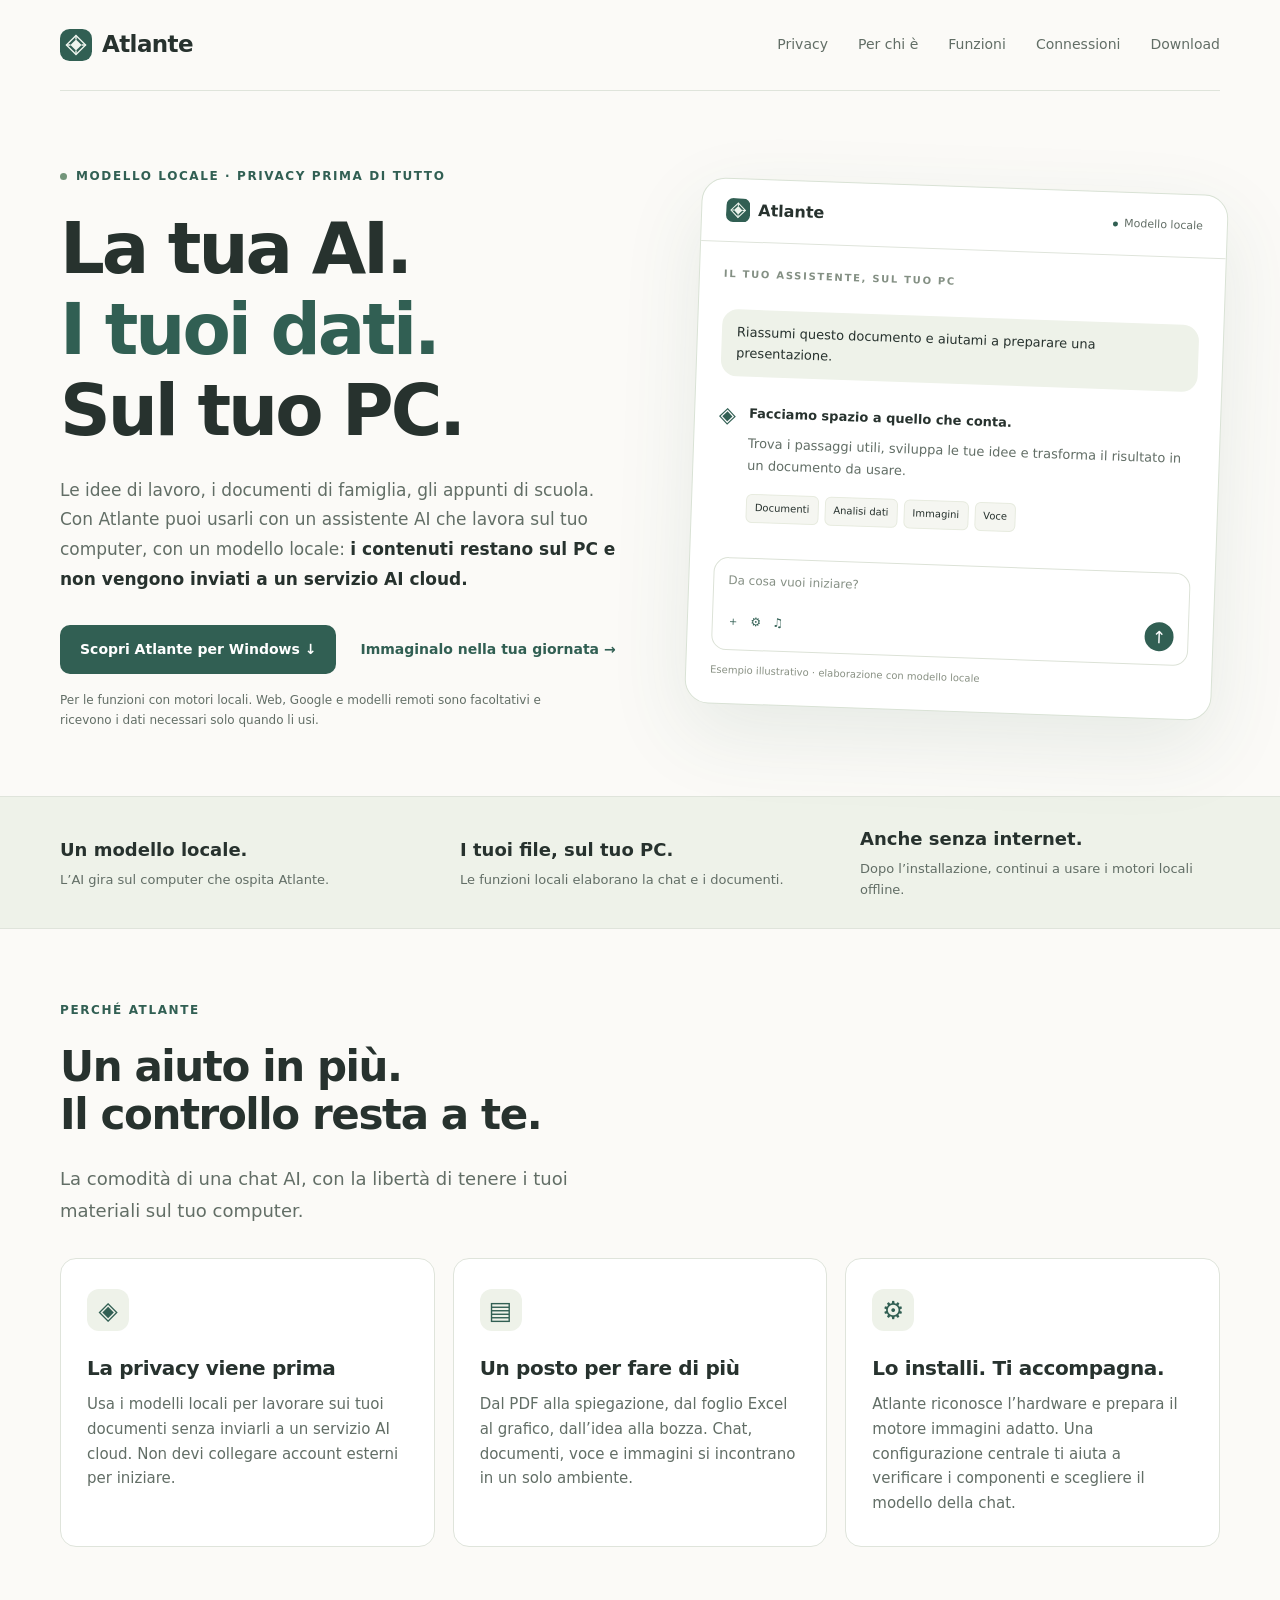
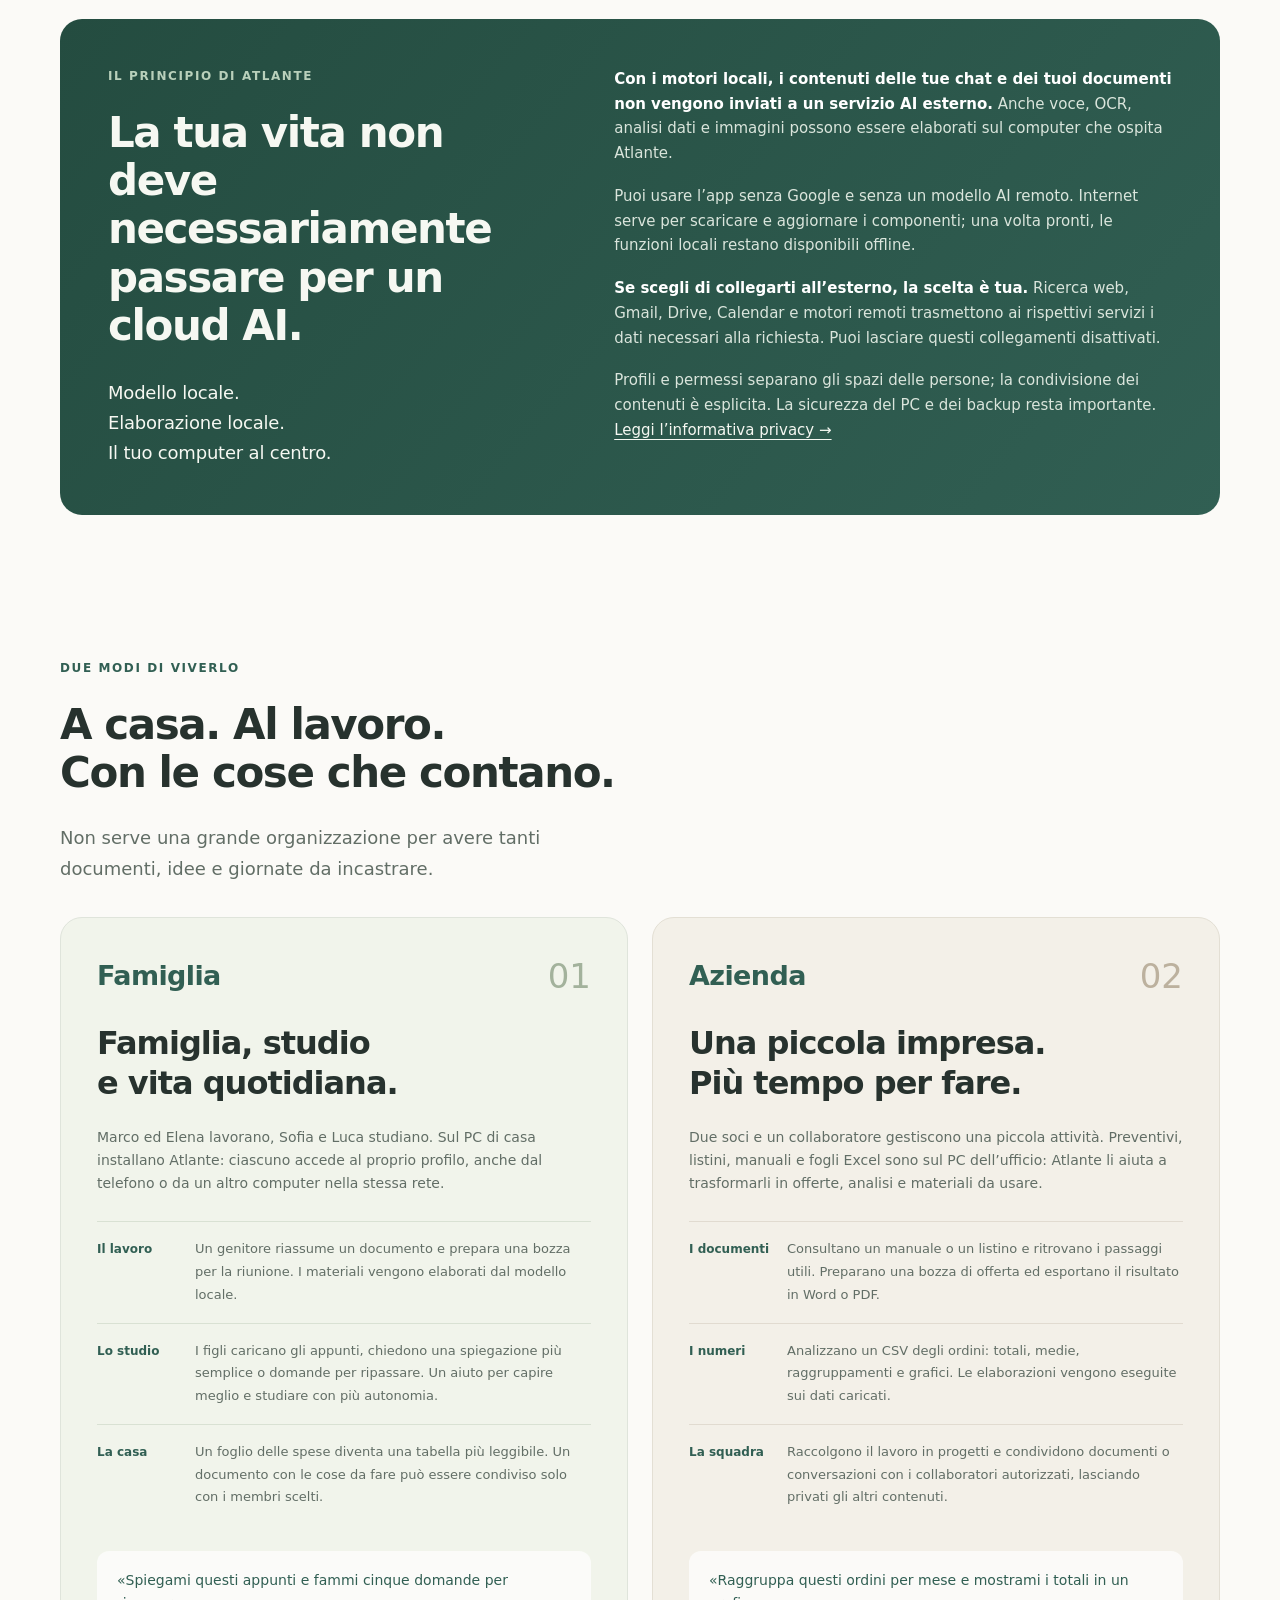
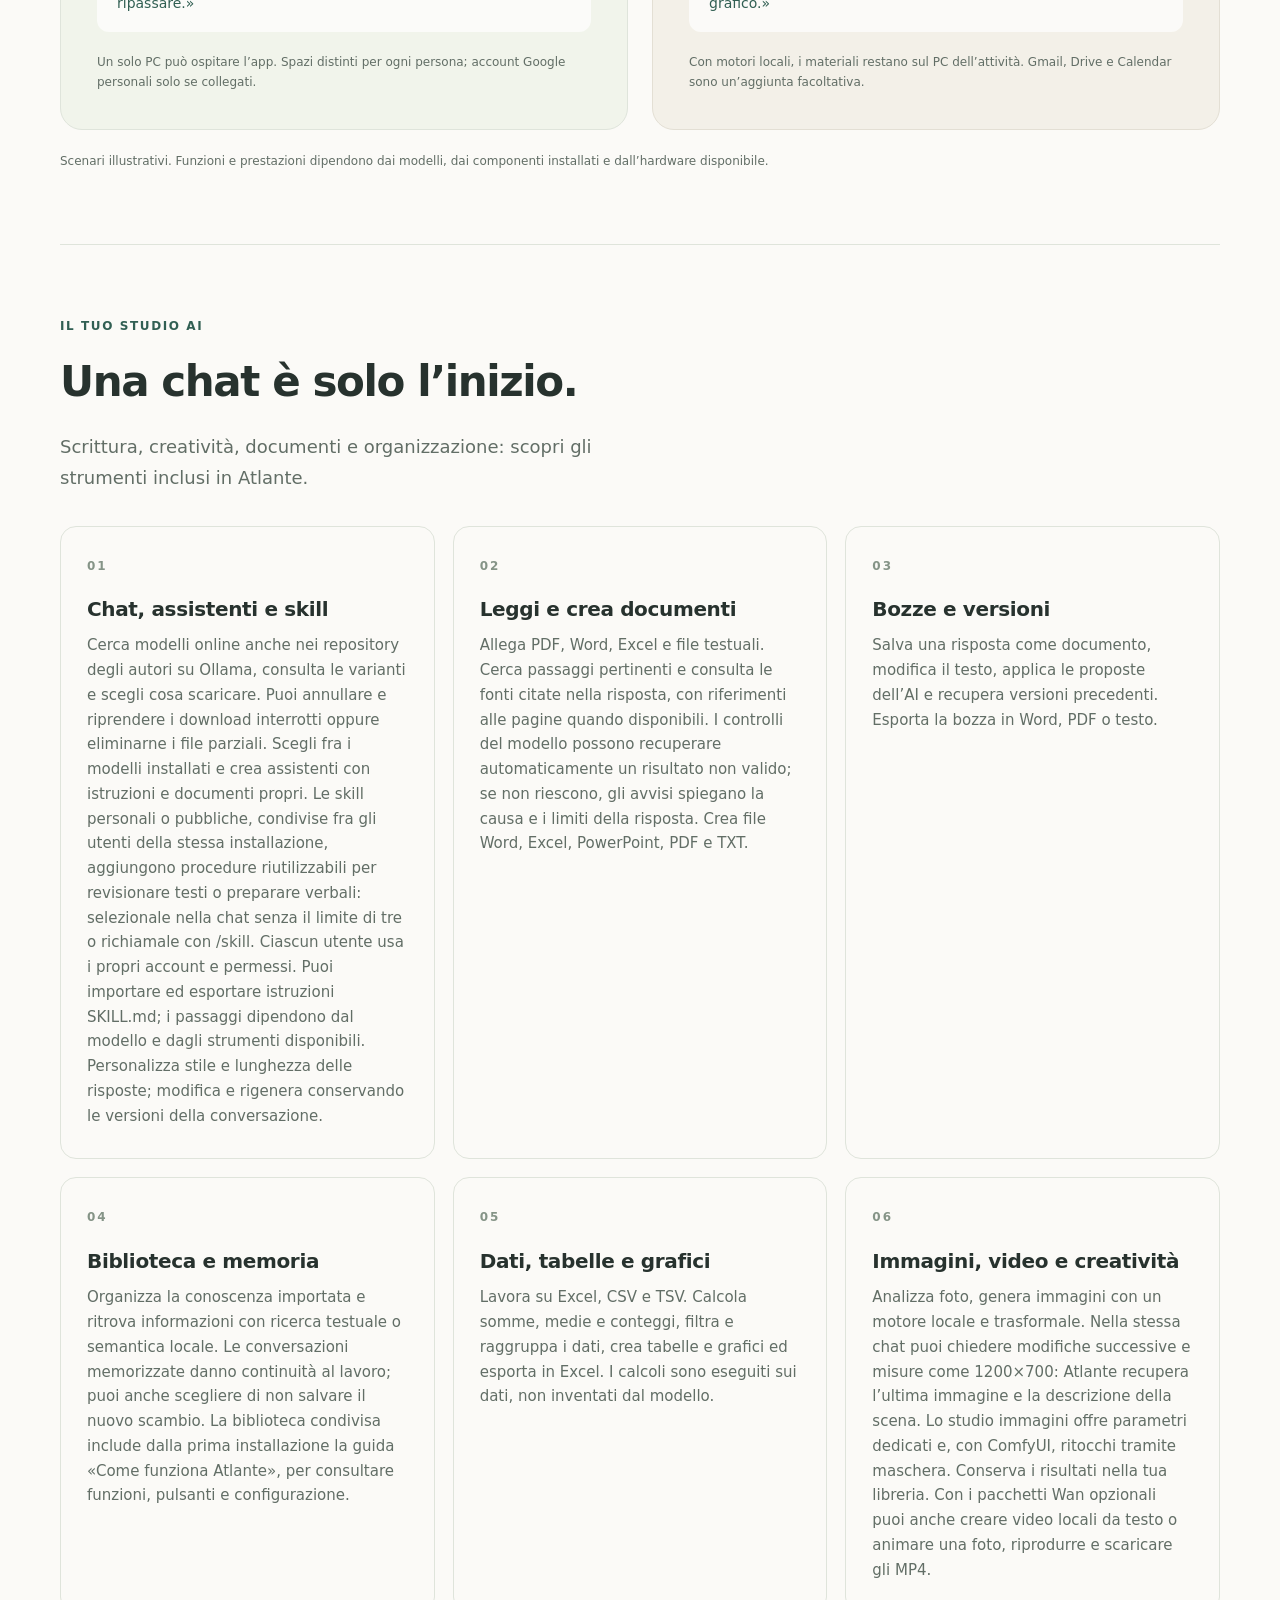
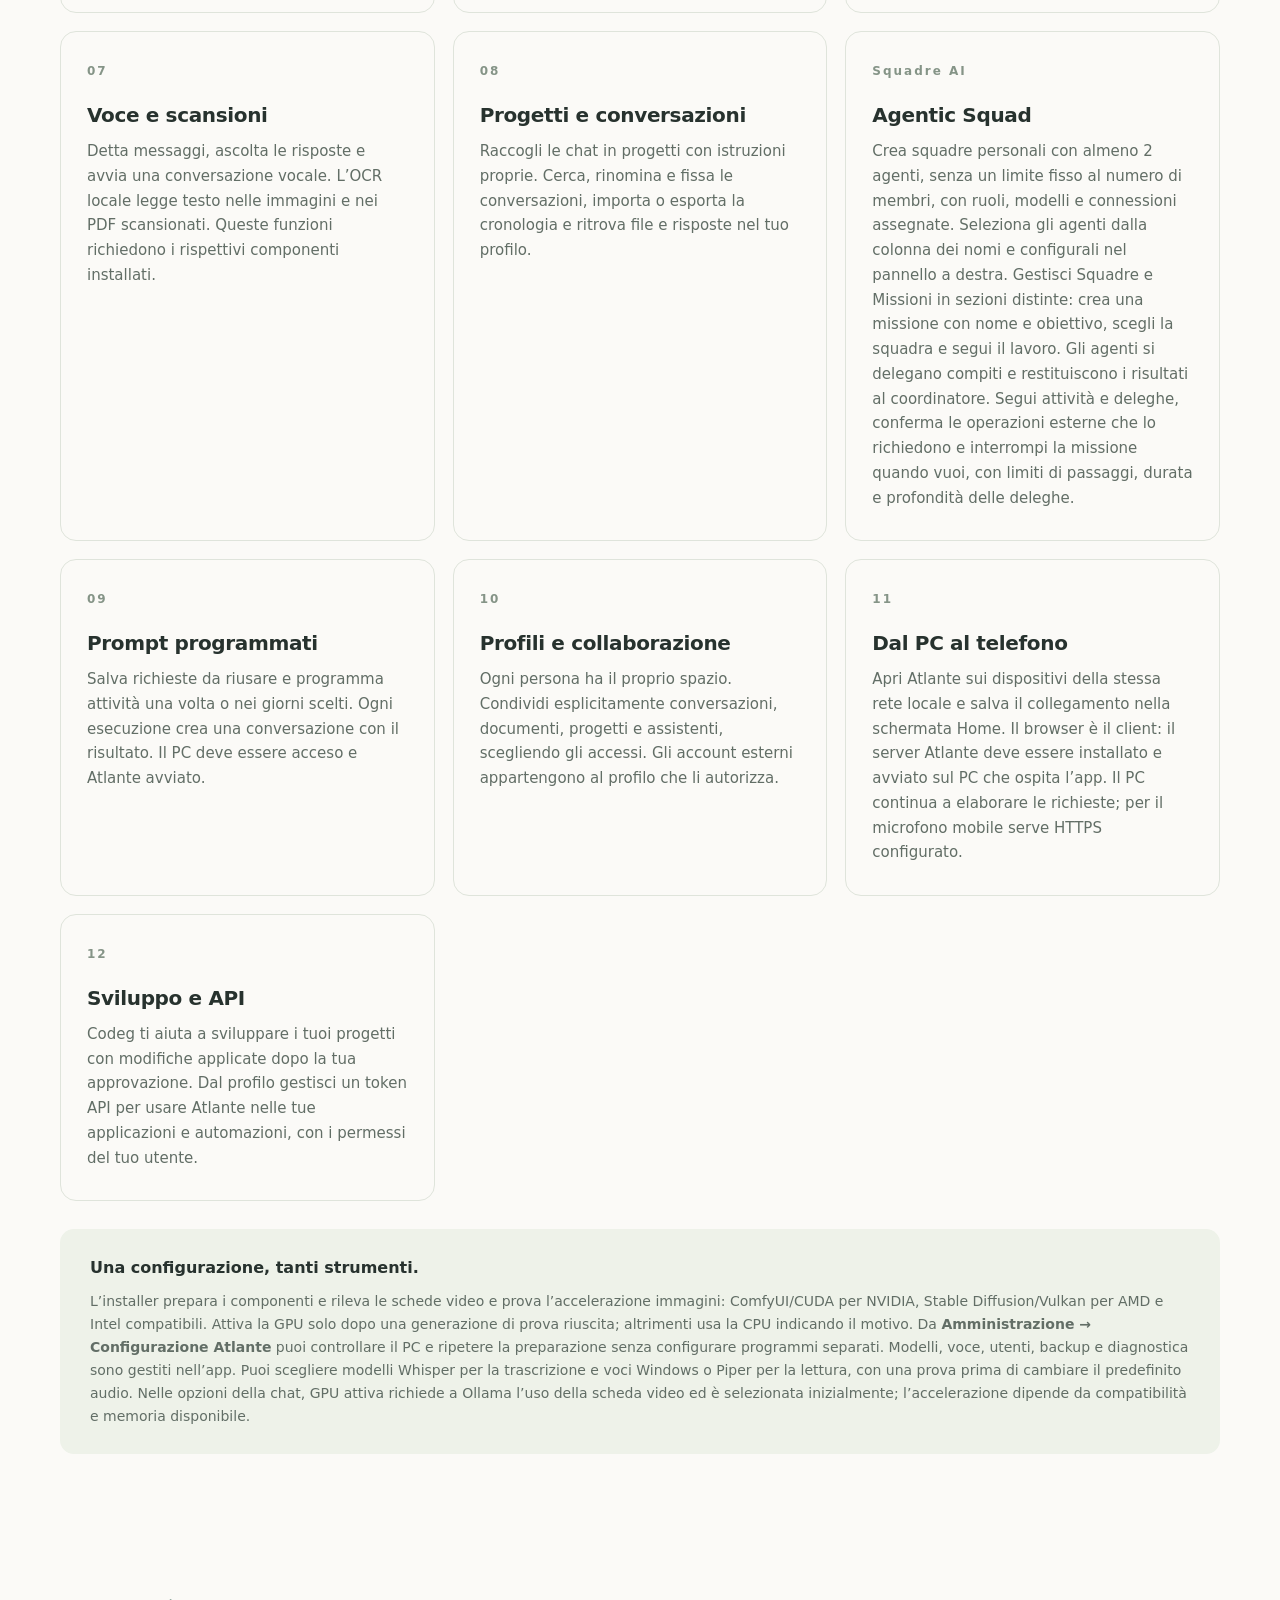
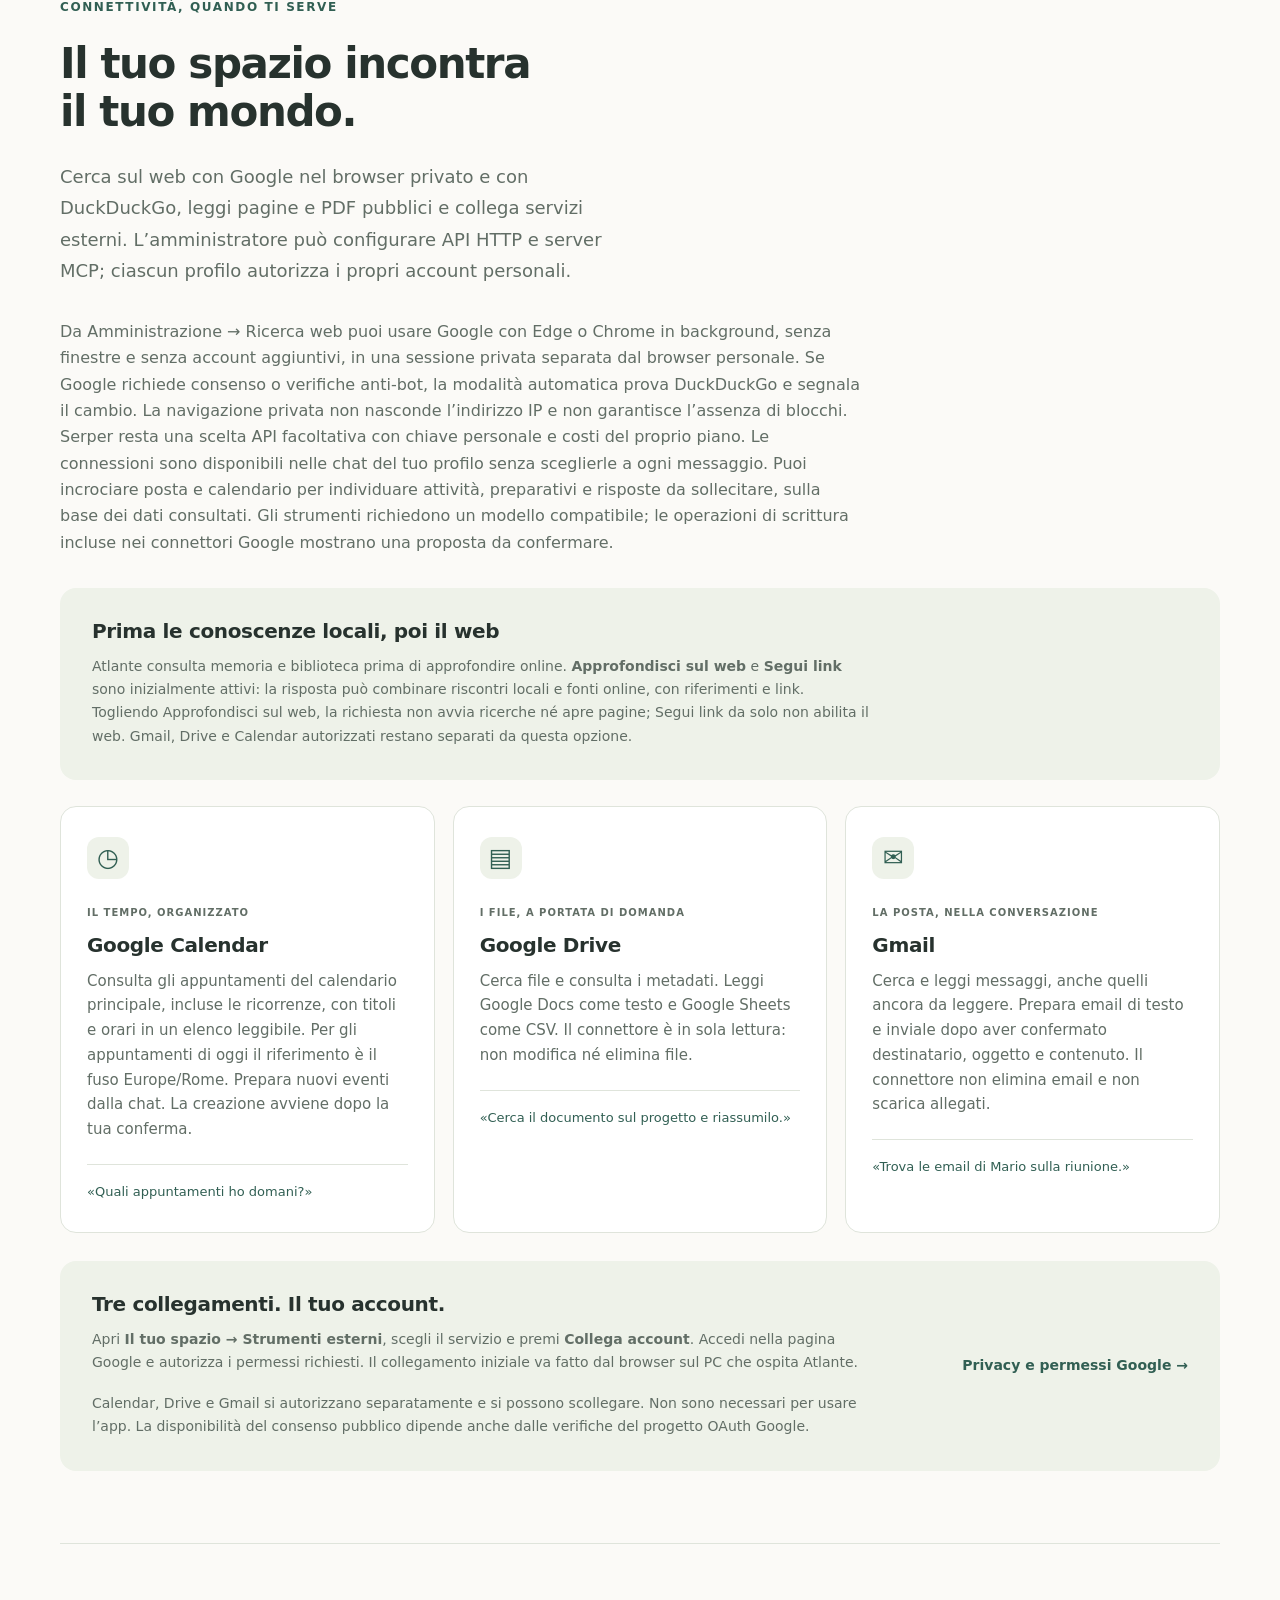
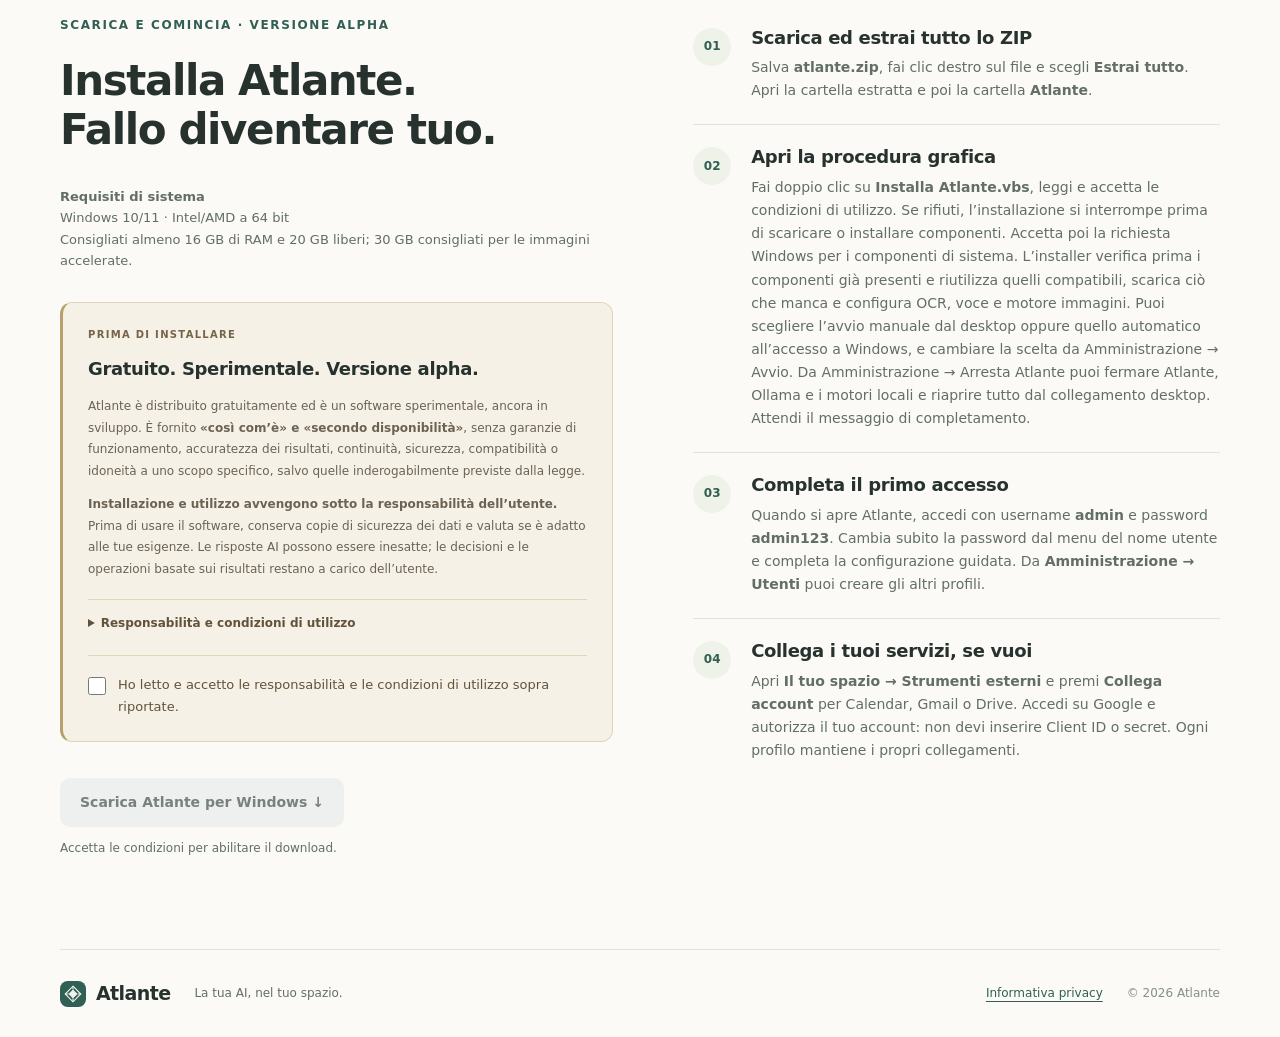
<file: index.html>
<!doctype html>
<html lang="it"><head><meta charset="utf-8"><meta name="viewport" content="width=device-width,initial-scale=1"><meta name="description" content="Atlante: la tua AI locale, con la privacy al primo posto. Documenti, studio e lavoro sul tuo PC, per la famiglia e la microimpresa. Scarica la versione alpha per Windows."><meta name="theme-color" content="#315f53"><title>Atlante — AI locale. Privacy prima di tutto.</title><link rel="icon" href="assets/mark.svg" type="image/svg+xml"><link rel="stylesheet" href="assets/style.css"><link rel="stylesheet" href="assets/landing.css"></head>
<body><a class="skip" href="#contenuto">Vai al contenuto</a>
<header class="header wrap landing-header"><a class="brand" href="index.html"><img src="assets/mark.svg" alt="" width="32" height="32">Atlante</a><nav aria-label="Navigazione principale"><a href="#locale">Privacy</a><a href="#quotidiano">Per chi è</a><a href="#funzioni">Funzioni</a><a href="#connessioni">Connessioni</a><a href="#inizia">Download</a></nav></header>
<main id="contenuto">
<section class="hero wrap privacy-hero"><div><p class="eyebrow"><span class="dot"></span> Modello locale · Privacy prima di tutto</p><h1>La tua AI.<br><span>I tuoi dati.</span><br>Sul tuo PC.</h1><p class="lead">Le idee di lavoro, i documenti di famiglia, gli appunti di scuola. Con Atlante puoi usarli con un assistente AI che lavora sul tuo computer, con un modello locale: <strong>i contenuti restano sul PC e non vengono inviati a un servizio AI cloud.</strong></p><div class="actions"><a class="button" href="#inizia">Scopri Atlante per Windows ↓</a><a class="text-link" href="#quotidiano">Immaginalo nella tua giornata →</a></div><p class="hero-note">Per le funzioni con motori locali. Web, Google e modelli remoti sono facoltativi e ricevono i dati necessari solo quando li usi.</p></div><div class="preview" aria-label="Esempio illustrativo della schermata di chat di Atlante"><div class="preview-head"><span class="preview-brand"><img src="assets/mark.svg" alt="" width="24" height="24"> Atlante</span><span class="local"><i></i> Modello locale</span></div><div class="preview-body"><p class="preview-label">IL TUO ASSISTENTE, SUL TUO PC</p><div class="preview-user">Riassumi questo documento e aiutami a preparare una presentazione.</div><div class="preview-answer"><span class="answer-mark" aria-hidden="true">◈</span><div><strong>Facciamo spazio a quello che conta.</strong><p>Trova i passaggi utili, sviluppa le tue idee e trasforma il risultato in un documento da usare.</p><div class="preview-tags"><span>Documenti</span><span>Analisi dati</span><span>Immagini</span><span>Voce</span></div></div></div><div class="preview-composer"><span>Da cosa vuoi iniziare?</span><div><span aria-hidden="true">＋ &nbsp; ⚙ &nbsp; ♫</span><span class="preview-send" aria-hidden="true">↑</span></div></div><p class="preview-caption">Esempio illustrativo · elaborazione con modello locale</p></div></div></section>
<section class="intro-strip privacy-strip"><div class="wrap"><div><strong>Un modello locale.</strong><p>L’AI gira sul computer che ospita Atlante.</p></div><div><strong>I tuoi file, sul tuo PC.</strong><p>Le funzioni locali elaborano la chat e i documenti.</p></div><div><strong>Anche senza internet.</strong><p>Dopo l’installazione, continui a usare i motori locali offline.</p></div></div></section>
<section id="perche" class="section wrap"><div class="section-heading"><p class="eyebrow">Perché Atlante</p><h2>Un aiuto in più.<br>Il controllo resta a te.</h2><p class="lead">La comodità di una chat AI, con la libertà di tenere i tuoi materiali sul tuo computer.</p></div><div class="cards"><article class="card"><span class="card-icon" aria-hidden="true">◈</span><h3>La privacy viene prima</h3><p>Usa i modelli locali per lavorare sui tuoi documenti senza inviarli a un servizio AI cloud. Non devi collegare account esterni per iniziare.</p></article><article class="card"><span class="card-icon" aria-hidden="true">▤</span><h3>Un posto per fare di più</h3><p>Dal PDF alla spiegazione, dal foglio Excel al grafico, dall’idea alla bozza. Chat, documenti, voce e immagini si incontrano in un solo ambiente.</p></article><article class="card"><span class="card-icon" aria-hidden="true">⚙</span><h3>Lo installi. Ti accompagna.</h3><p>Atlante riconosce l’hardware e prepara il motore immagini adatto. Una configurazione centrale ti aiuta a verificare i componenti e scegliere il modello della chat.</p></article></div></section>
<section id="locale" class="section wrap privacy-section"><div class="how-panel"><div><p class="eyebrow">Il principio di Atlante</p><h2>La tua vita non deve necessariamente passare per un cloud AI.</h2><p class="privacy-manifesto">Modello locale.<br>Elaborazione locale.<br>Il tuo computer al centro.</p></div><div><p><strong>Con i motori locali, i contenuti delle tue chat e dei tuoi documenti non vengono inviati a un servizio AI esterno.</strong> Anche voce, OCR, analisi dati e immagini possono essere elaborati sul computer che ospita Atlante.</p><p>Puoi usare l’app senza Google e senza un modello AI remoto. Internet serve per scaricare e aggiornare i componenti; una volta pronti, le funzioni locali restano disponibili offline.</p><p><strong>Se scegli di collegarti all’esterno, la scelta è tua.</strong> Ricerca web, Gmail, Drive, Calendar e motori remoti trasmettono ai rispettivi servizi i dati necessari alla richiesta. Puoi lasciare questi collegamenti disattivati.</p><p>Profili e permessi separano gli spazi delle persone; la condivisione dei contenuti è esplicita. La sicurezza del PC e dei backup resta importante. <a href="privacy.html">Leggi l’informativa privacy →</a></p></div></div></section>
<section id="quotidiano" class="section wrap use-cases"><div class="section-heading"><p class="eyebrow">Due modi di viverlo</p><h2>A casa. Al lavoro.<br>Con le cose che contano.</h2><p class="lead">Non serve una grande organizzazione per avere tanti documenti, idee e giornate da incastrare.</p></div><div class="story-grid"><article class="story-card family-story"><div class="story-top"><span class="story-label">Famiglia</span><span class="story-number" aria-hidden="true">01</span></div><h3>Famiglia, studio<br>e vita quotidiana.</h3><p>Marco ed Elena lavorano, Sofia e Luca studiano. Sul PC di casa installano Atlante: ciascuno accede al proprio profilo, anche dal telefono o da un altro computer nella stessa rete.</p><ol class="story-steps"><li><span>Il lavoro</span><p>Un genitore riassume un documento e prepara una bozza per la riunione. I materiali vengono elaborati dal modello locale.</p></li><li><span>Lo studio</span><p>I figli caricano gli appunti, chiedono una spiegazione più semplice o domande per ripassare. Un aiuto per capire meglio e studiare con più autonomia.</p></li><li><span>La casa</span><p>Un foglio delle spese diventa una tabella più leggibile. Un documento con le cose da fare può essere condiviso solo con i membri scelti.</p></li></ol><div class="story-prompt">«Spiegami questi appunti e fammi cinque domande per ripassare.»</div><p class="story-footnote">Un solo PC può ospitare l’app. Spazi distinti per ogni persona; account Google personali solo se collegati.</p></article><article class="story-card business-story"><div class="story-top"><span class="story-label">Azienda</span><span class="story-number" aria-hidden="true">02</span></div><h3>Una piccola impresa.<br>Più tempo per fare.</h3><p>Due soci e un collaboratore gestiscono una piccola attività. Preventivi, listini, manuali e fogli Excel sono sul PC dell’ufficio: Atlante li aiuta a trasformarli in offerte, analisi e materiali da usare.</p><ol class="story-steps"><li><span>I documenti</span><p>Consultano un manuale o un listino e ritrovano i passaggi utili. Preparano una bozza di offerta ed esportano il risultato in Word o PDF.</p></li><li><span>I numeri</span><p>Analizzano un CSV degli ordini: totali, medie, raggruppamenti e grafici. Le elaborazioni vengono eseguite sui dati caricati.</p></li><li><span>La squadra</span><p>Raccolgono il lavoro in progetti e condividono documenti o conversazioni con i collaboratori autorizzati, lasciando privati gli altri contenuti.</p></li></ol><div class="story-prompt">«Raggruppa questi ordini per mese e mostrami i totali in un grafico.»</div><p class="story-footnote">Con motori locali, i materiali restano sul PC dell’attività. Gmail, Drive e Calendar sono un’aggiunta facoltativa.</p></article></div><p class="use-case-note">Scenari illustrativi. Funzioni e prestazioni dipendono dai modelli, dai componenti installati e dall’hardware disponibile.</p></section>
<section id="funzioni" class="section wrap feature-section"><div class="section-heading"><p class="eyebrow">Il tuo studio AI</p><h2>Una chat è solo l’inizio.</h2><p class="lead">Scrittura, creatività, documenti e organizzazione: scopri gli strumenti inclusi in Atlante.</p></div><div class="cards feature-grid">
<article class="card"><span class="feature-number">01</span><h3>Chat, assistenti e skill</h3><p>Cerca modelli online anche nei repository degli autori su Ollama, consulta le varianti e scegli cosa scaricare. Puoi annullare e riprendere i download interrotti oppure eliminarne i file parziali. Scegli fra i modelli installati e crea assistenti con istruzioni e documenti propri. Le skill personali o pubbliche, condivise fra gli utenti della stessa installazione, aggiungono procedure riutilizzabili per revisionare testi o preparare verbali: selezionale nella chat senza il limite di tre o richiamale con /skill. Ciascun utente usa i propri account e permessi. Puoi importare ed esportare istruzioni SKILL.md; i passaggi dipendono dal modello e dagli strumenti disponibili. Personalizza stile e lunghezza delle risposte; modifica e rigenera conservando le versioni della conversazione.</p></article>
<article class="card"><span class="feature-number">02</span><h3>Leggi e crea documenti</h3><p>Allega PDF, Word, Excel e file testuali. Cerca passaggi pertinenti e consulta le fonti citate nella risposta, con riferimenti alle pagine quando disponibili. I controlli del modello possono recuperare automaticamente un risultato non valido; se non riescono, gli avvisi spiegano la causa e i limiti della risposta. Crea file Word, Excel, PowerPoint, PDF e TXT.</p></article>
<article class="card"><span class="feature-number">03</span><h3>Bozze e versioni</h3><p>Salva una risposta come documento, modifica il testo, applica le proposte dell’AI e recupera versioni precedenti. Esporta la bozza in Word, PDF o testo.</p></article>
<article class="card"><span class="feature-number">04</span><h3>Biblioteca e memoria</h3><p>Organizza la conoscenza importata e ritrova informazioni con ricerca testuale o semantica locale. Le conversazioni memorizzate danno continuità al lavoro; puoi anche scegliere di non salvare il nuovo scambio. La biblioteca condivisa include dalla prima installazione la guida «Come funziona Atlante», per consultare funzioni, pulsanti e configurazione.</p></article>
<article class="card"><span class="feature-number">05</span><h3>Dati, tabelle e grafici</h3><p>Lavora su Excel, CSV e TSV. Calcola somme, medie e conteggi, filtra e raggruppa i dati, crea tabelle e grafici ed esporta in Excel. I calcoli sono eseguiti sui dati, non inventati dal modello.</p></article>
<article class="card"><span class="feature-number">06</span><h3>Immagini, video e creatività</h3><p>Analizza foto, genera immagini con un motore locale e trasformale. Nella stessa chat puoi chiedere modifiche successive e misure come 1200×700: Atlante recupera l’ultima immagine e la descrizione della scena. Lo studio immagini offre parametri dedicati e, con ComfyUI, ritocchi tramite maschera. Conserva i risultati nella tua libreria. Con i pacchetti Wan opzionali puoi anche creare video locali da testo o animare una foto, riprodurre e scaricare gli MP4.</p></article>
<article class="card"><span class="feature-number">07</span><h3>Voce e scansioni</h3><p>Detta messaggi, ascolta le risposte e avvia una conversazione vocale. L’OCR locale legge testo nelle immagini e nei PDF scansionati. Queste funzioni richiedono i rispettivi componenti installati.</p></article>
<article class="card"><span class="feature-number">08</span><h3>Progetti e conversazioni</h3><p>Raccogli le chat in progetti con istruzioni proprie. Cerca, rinomina e fissa le conversazioni, importa o esporta la cronologia e ritrova file e risposte nel tuo profilo.</p></article>
<article class="card"><span class="feature-number">Squadre AI</span><h3>Agentic Squad</h3><p>Crea squadre personali con almeno 2 agenti, senza un limite fisso al numero di membri, con ruoli, modelli e connessioni assegnate. Seleziona gli agenti dalla colonna dei nomi e configurali nel pannello a destra. Gestisci Squadre e Missioni in sezioni distinte: crea una missione con nome e obiettivo, scegli la squadra e segui il lavoro. Gli agenti si delegano compiti e restituiscono i risultati al coordinatore. Segui attività e deleghe, conferma le operazioni esterne che lo richiedono e interrompi la missione quando vuoi, con limiti di passaggi, durata e profondità delle deleghe.</p></article>
<article class="card"><span class="feature-number">09</span><h3>Prompt programmati</h3><p>Salva richieste da riusare e programma attività una volta o nei giorni scelti. Ogni esecuzione crea una conversazione con il risultato. Il PC deve essere acceso e Atlante avviato.</p></article>
<article class="card"><span class="feature-number">10</span><h3>Profili e collaborazione</h3><p>Ogni persona ha il proprio spazio. Condividi esplicitamente conversazioni, documenti, progetti e assistenti, scegliendo gli accessi. Gli account esterni appartengono al profilo che li autorizza.</p></article>
<article class="card"><span class="feature-number">11</span><h3>Dal PC al telefono</h3><p>Apri Atlante sui dispositivi della stessa rete locale e salva il collegamento nella schermata Home. Il browser è il client: il server Atlante deve essere installato e avviato sul PC che ospita l’app. Il PC continua a elaborare le richieste; per il microfono mobile serve HTTPS configurato.</p></article>
<article class="card"><span class="feature-number">12</span><h3>Sviluppo e API</h3><p>Codeg ti aiuta a sviluppare i tuoi progetti con modifiche applicate dopo la tua approvazione. Dal profilo gestisci un token API per usare Atlante nelle tue applicazioni e automazioni, con i permessi del tuo utente.</p></article>
</div><div class="feature-note"><strong>Una configurazione, tanti strumenti.</strong><p>L’installer prepara i componenti e rileva le schede video e prova l’accelerazione immagini: ComfyUI/CUDA per NVIDIA, Stable Diffusion/Vulkan per AMD e Intel compatibili. Attiva la GPU solo dopo una generazione di prova riuscita; altrimenti usa la CPU indicando il motivo. Da <strong>Amministrazione → Configurazione Atlante</strong> puoi controllare il PC e ripetere la preparazione senza configurare programmi separati. Modelli, voce, utenti, backup e diagnostica sono gestiti nell’app. Puoi scegliere modelli Whisper per la trascrizione e voci Windows o Piper per la lettura, con una prova prima di cambiare il predefinito audio. Nelle opzioni della chat, GPU attiva richiede a Ollama l’uso della scheda video ed è selezionata inizialmente; l’accelerazione dipende da compatibilità e memoria disponibile.</p></div></section>

<section id="connessioni" class="section wrap"><div class="section-heading"><p class="eyebrow">Connettività, quando ti serve</p><h2>Il tuo spazio incontra<br>il tuo mondo.</h2><p class="lead">Cerca sul web con Google nel browser privato e con DuckDuckGo, leggi pagine e PDF pubblici e collega servizi esterni. L’amministratore può configurare API HTTP e server MCP; ciascun profilo autorizza i propri account personali.</p></div><p class="connection-intro">Da Amministrazione → Ricerca web puoi usare Google con Edge o Chrome in background, senza finestre e senza account aggiuntivi, in una sessione privata separata dal browser personale. Se Google richiede consenso o verifiche anti-bot, la modalità automatica prova DuckDuckGo e segnala il cambio. La navigazione privata non nasconde l’indirizzo IP e non garantisce l’assenza di blocchi. Serper resta una scelta API facoltativa con chiave personale e costi del proprio piano. Le connessioni sono disponibili nelle chat del tuo profilo senza sceglierle a ogni messaggio. Puoi incrociare posta e calendario per individuare attività, preparativi e risposte da sollecitare, sulla base dei dati consultati. Gli strumenti richiedono un modello compatibile; le operazioni di scrittura incluse nei connettori Google mostrano una proposta da confermare.</p><div class="connect-panel"><div><h3>Prima le conoscenze locali, poi il web</h3><p>Atlante consulta memoria e biblioteca prima di approfondire online. <strong>Approfondisci sul web</strong> e <strong>Segui link</strong> sono inizialmente attivi: la risposta può combinare riscontri locali e fonti online, con riferimenti e link. Togliendo Approfondisci sul web, la richiesta non avvia ricerche né apre pagine; Segui link da solo non abilita il web. Gmail, Drive e Calendar autorizzati restano separati da questa opzione.</p></div></div>
<br/>

<div id="google" class="cards google-cards">
<article id="calendar" class="card"><span class="card-icon" aria-hidden="true">◷</span><p class="eyebrow">Il tempo, organizzato</p><h3>Google Calendar</h3><p>Consulta gli appuntamenti del calendario principale, incluse le ricorrenze, con titoli e orari in un elenco leggibile. Per gli appuntamenti di oggi il riferimento è il fuso Europe/Rome. Prepara nuovi eventi dalla chat. La creazione avviene dopo la tua conferma.</p><div class="example">«Quali appuntamenti ho domani?»</div></article>
<article class="card"><span class="card-icon" aria-hidden="true">▤</span><p class="eyebrow">I file, a portata di domanda</p><h3>Google Drive</h3><p>Cerca file e consulta i metadati. Leggi Google Docs come testo e Google Sheets come CSV. Il connettore è in sola lettura: non modifica né elimina file.</p><div class="example">«Cerca il documento sul progetto e riassumilo.»</div></article>
<article class="card"><span class="card-icon" aria-hidden="true">✉</span><p class="eyebrow">La posta, nella conversazione</p><h3>Gmail</h3><p>Cerca e leggi messaggi, anche quelli ancora da leggere. Prepara email di testo e inviale dopo aver confermato destinatario, oggetto e contenuto. Il connettore non elimina email e non scarica allegati.</p><div class="example">«Trova le email di Mario sulla riunione.»</div></article>
</div><div class="connect-panel"><div><h3>Tre collegamenti. Il tuo account.</h3><p>Apri <strong>Il tuo spazio → Strumenti esterni</strong>, scegli il servizio e premi <strong>Collega account</strong>. Accedi nella pagina Google e autorizza i permessi richiesti. Il collegamento iniziale va fatto dal browser sul PC che ospita Atlante.</p><p>Calendar, Drive e Gmail si autorizzano separatamente e si possono scollegare. Non sono necessari per usare l’app. La disponibilità del consenso pubblico dipende anche dalle verifiche del progetto OAuth Google.</p></div><a class="text-link" href="privacy.html#google">Privacy e permessi Google →</a></div></section>
<section id="inizia" class="section wrap calendar-section"><div><p class="eyebrow">Scarica e comincia · Versione alpha</p><h2>Installa Atlante.<br>Fallo diventare tuo.</h2><p class="download-details"><strong>Requisiti di sistema</strong><br>Windows 10/11 · Intel/AMD a 64 bit<br>Consigliati almeno 16 GB di RAM e 20 GB liberi; 30 GB consigliati per le immagini accelerate.</p><aside class="alpha-notice" aria-labelledby="alpha-title"><p class="alpha-label">Prima di installare</p><h3 id="alpha-title">Gratuito. Sperimentale. Versione alpha.</h3><p>Atlante è distribuito gratuitamente ed è un software sperimentale, ancora in sviluppo. È fornito <strong>«così com’è» e «secondo disponibilità»</strong>, senza garanzie di funzionamento, accuratezza dei risultati, continuità, sicurezza, compatibilità o idoneità a uno scopo specifico, salvo quelle inderogabilmente previste dalla legge.</p><p><strong>Installazione e utilizzo avvengono sotto la responsabilità dell’utente.</strong> Prima di usare il software, conserva copie di sicurezza dei dati e valuta se è adatto alle tue esigenze. Le risposte AI possono essere inesatte; le decisioni e le operazioni basate sui risultati restano a carico dell’utente.</p><details class="alpha-details"><summary>Responsabilità e condizioni di utilizzo</summary><p><strong>Limitazione di responsabilità.</strong> Nella misura massima consentita dalla normativa applicabile, lo sviluppatore esclude ogni responsabilità per danni diretti o indiretti, perdita o corruzione di dati, mancati guadagni, interruzioni dell’attività, indisponibilità dei servizi o altre conseguenze derivanti dall’installazione, dall’uso o dall’impossibilità di utilizzare Atlante, dai risultati generati o dalle operazioni eseguite tramite i servizi collegati.</p><p><strong>Uso e supervisione.</strong> L’utente è responsabile della configurazione del proprio computer, della protezione degli accessi, dei backup, dei dati caricati, delle autorizzazioni concesse e della liceità degli utilizzi. Atlante non sostituisce un professionista e non è progettato per impieghi nei quali un errore possa compromettere la salute, l’incolumità o la sicurezza delle persone. Le operazioni su dati o account esterni devono essere autorizzate dall’utente avente diritto.</p><p><strong>Servizi e componenti esterni.</strong> Modelli AI, librerie e servizi di terzi sono soggetti alle rispettive licenze, condizioni e politiche. Lo sviluppatore non garantisce la loro disponibilità, correttezza o permanenza e non controlla modifiche, limitazioni o interruzioni introdotte dai rispettivi fornitori.</p><p><strong>Assistenza e aggiornamenti.</strong> La distribuzione gratuita non comporta un impegno contrattuale a fornire assistenza, manutenzione, aggiornamenti, correzioni entro termini determinati o continuità del progetto, salvo diverso accordo espresso. Non viene garantita la compatibilità delle versioni future con installazioni, configurazioni o dati precedenti.</p><p><strong>Limiti inderogabili.</strong> Le presenti esclusioni non si applicano ai casi di dolo o colpa grave dello sviluppatore, né alle responsabilità, alle garanzie e ai diritti che la legge applicabile non consente di escludere o limitare. L’eventuale inefficacia di una disposizione non estende le esclusioni oltre quanto consentito dalla legge.</p></details><label class="download-consent" for="accept-download"><input type="checkbox" id="accept-download"><span>Ho letto e accetto le responsabilità e le condizioni di utilizzo sopra riportate.</span></label></aside><div class="download-action"><a id="download-atlante" class="button" role="button" aria-disabled="true" tabindex="-1" download="atlante.zip" aria-describedby="download-hint">Scarica Atlante per Windows ↓</a><p id="download-hint" class="download-hint">Accetta le condizioni per abilitare il download.</p><noscript><p>Per abilitare il download, attiva JavaScript nel browser.</p></noscript></div></div><ol class="steps"><li><span>01</span><div><h3>Scarica ed estrai tutto lo ZIP</h3><p>Salva <strong>atlante.zip</strong>, fai clic destro sul file e scegli <strong>Estrai tutto</strong>. Apri la cartella estratta e poi la cartella <strong>Atlante</strong>.</p></div></li><li><span>02</span><div><h3>Apri la procedura grafica</h3><p>Fai doppio clic su <strong>Installa Atlante.vbs</strong>, leggi e accetta le condizioni di utilizzo. Se rifiuti, l’installazione si interrompe prima di scaricare o installare componenti. Accetta poi la richiesta Windows per i componenti di sistema. L’installer verifica prima i componenti già presenti e riutilizza quelli compatibili, scarica ciò che manca e configura OCR, voce e motore immagini. Puoi scegliere l’avvio manuale dal desktop oppure quello automatico all’accesso a Windows, e cambiare la scelta da Amministrazione → Avvio. Da Amministrazione → Arresta Atlante puoi fermare Atlante, Ollama e i motori locali e riaprire tutto dal collegamento desktop. Attendi il messaggio di completamento.</p></div></li><li><span>03</span><div><h3>Completa il primo accesso</h3><p>Quando si apre Atlante, accedi con username <strong>admin</strong> e password <strong>admin123</strong>. Cambia subito la password dal menu del nome utente e completa la configurazione guidata. Da <strong>Amministrazione → Utenti</strong> puoi creare gli altri profili.</p></div></li><li><span>04</span><div><h3>Collega i tuoi servizi, se vuoi</h3><p>Apri <strong>Il tuo spazio → Strumenti esterni</strong> e premi <strong>Collega account</strong> per Calendar, Gmail o Drive. Accedi su Google e autorizza il tuo account: non devi inserire Client ID o secret. Ogni profilo mantiene i propri collegamenti.</p></div></li></ol></section>

</main><footer class="footer wrap"><a class="brand" href="index.html"><img src="assets/mark.svg" alt="" width="26" height="26">Atlante</a><p>La tua AI, nel tuo spazio.</p><a href="privacy.html">Informativa privacy</a><span>© 2026 Atlante</span></footer>
<script data-goatcounter="https://ggarofalo.goatcounter.com/count" async src="//gc.zgo.at/count.js"></script>
<script src="assets/download.js"></script>
</body></html>
</file>
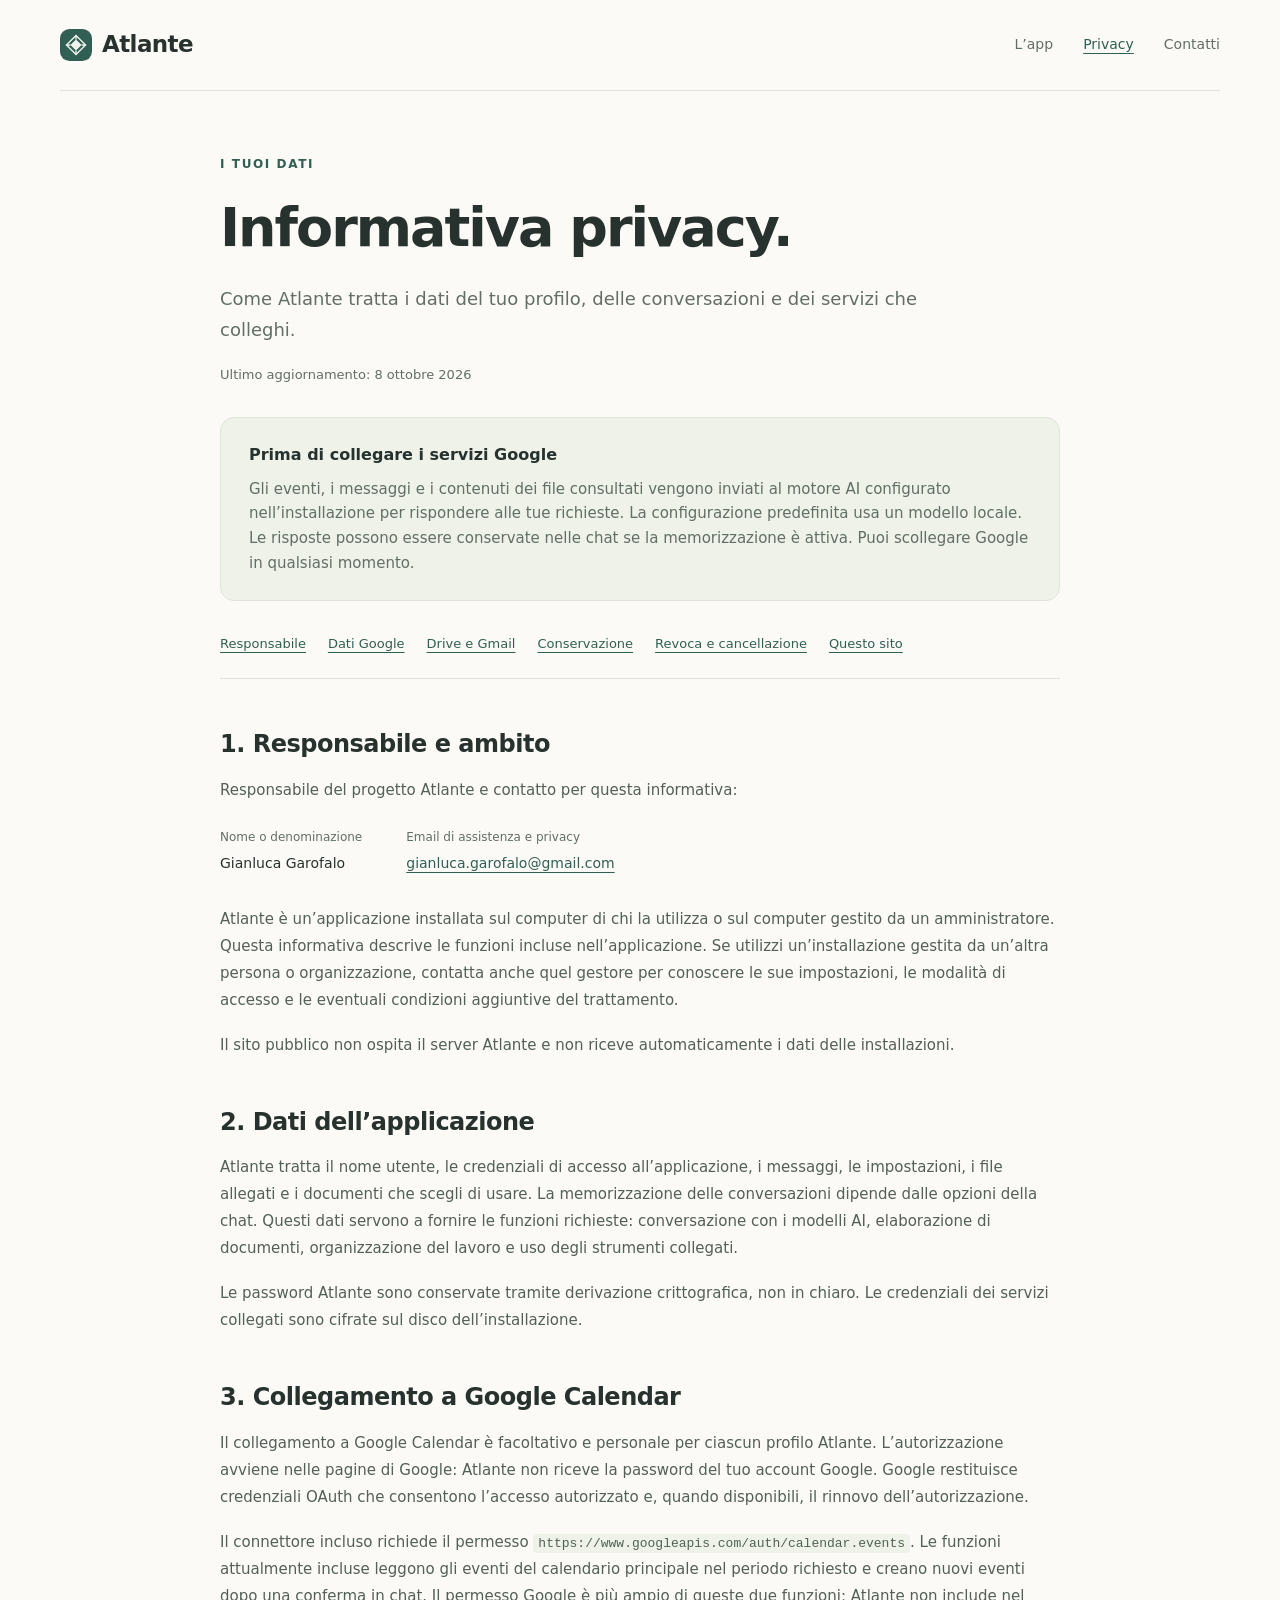
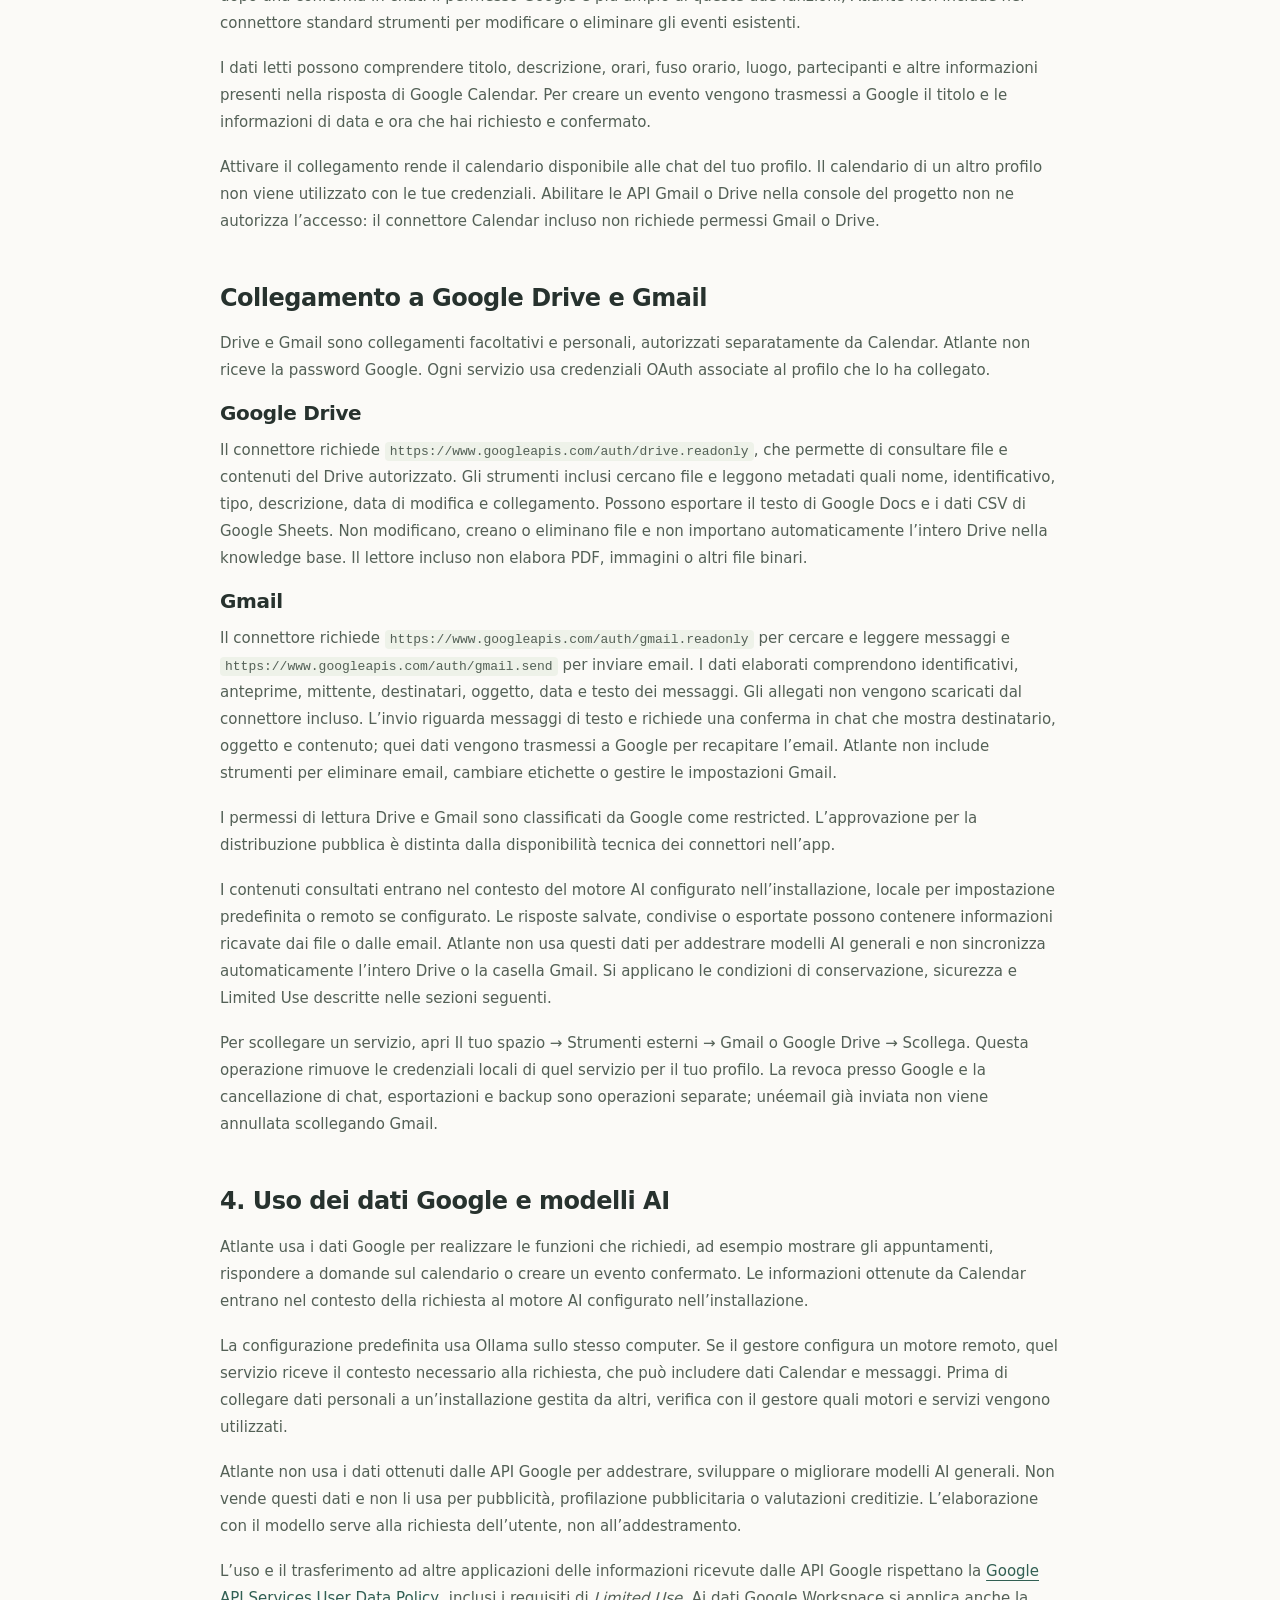
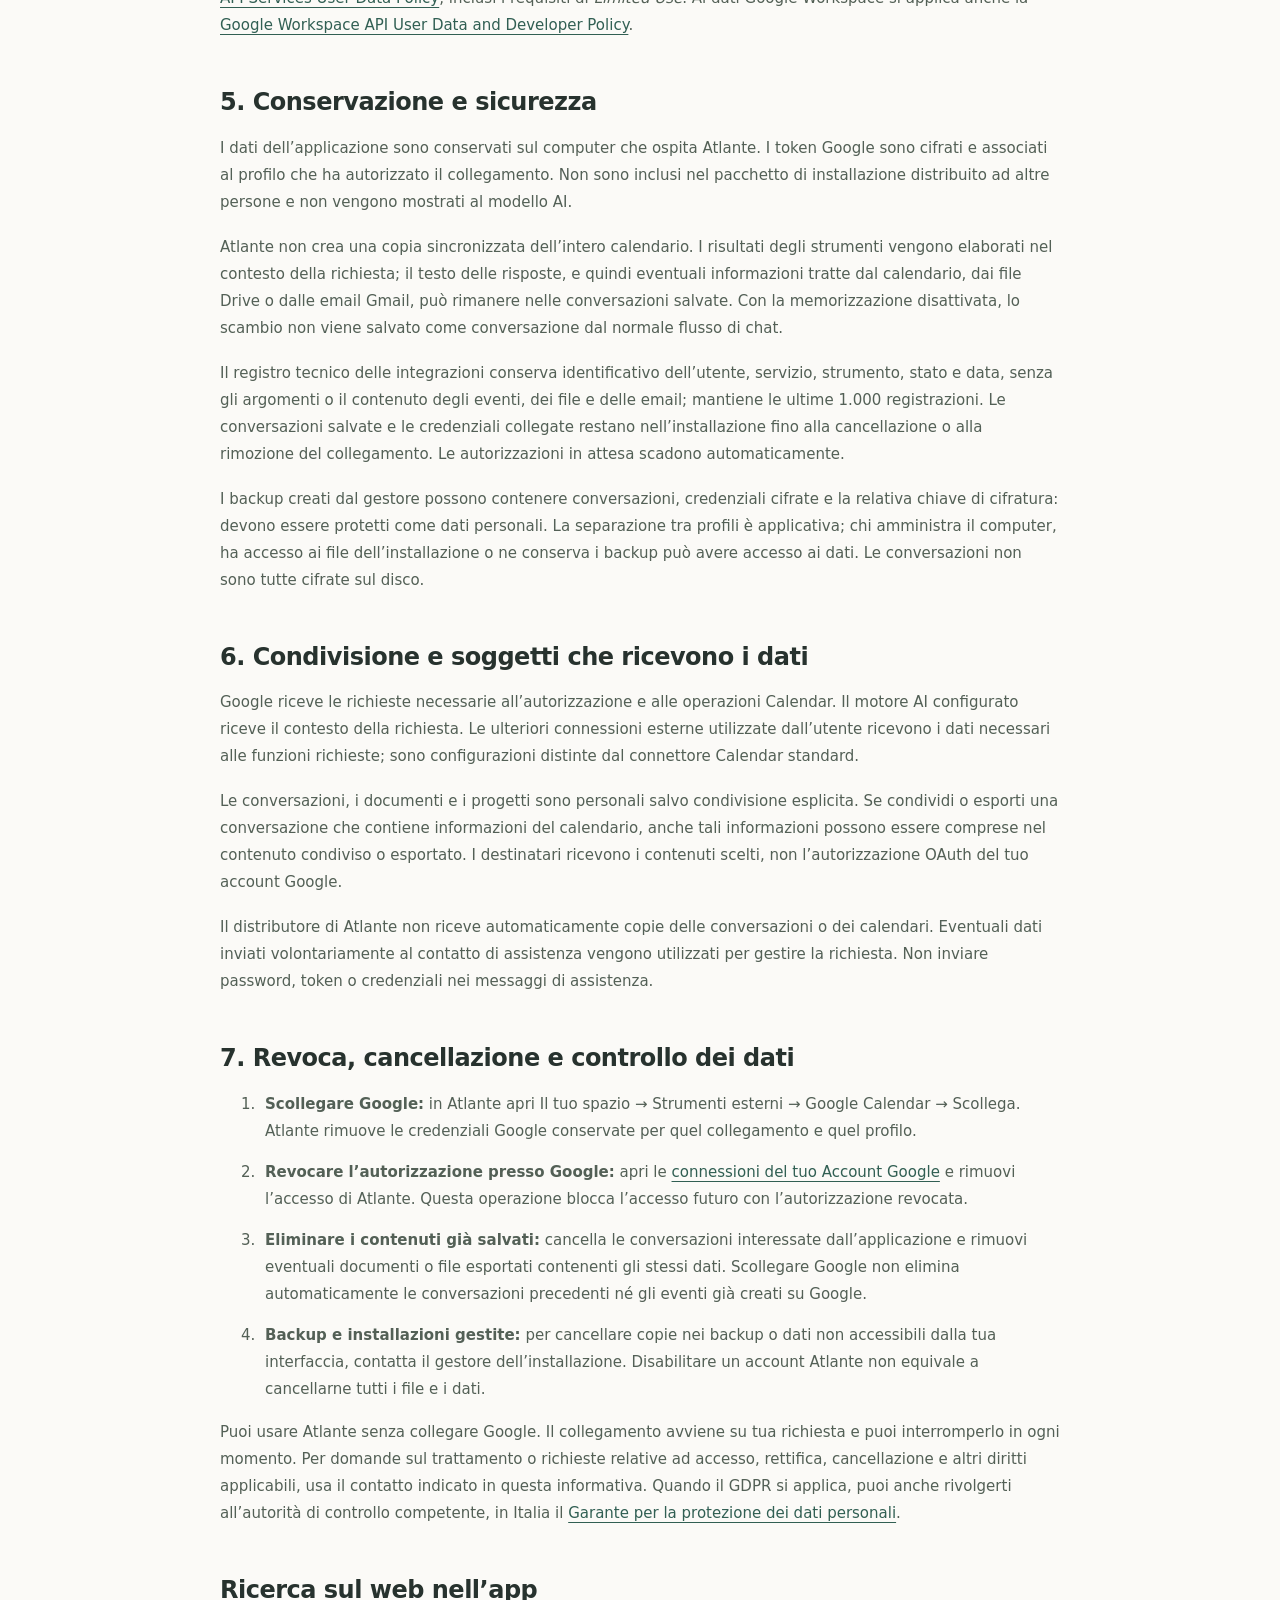
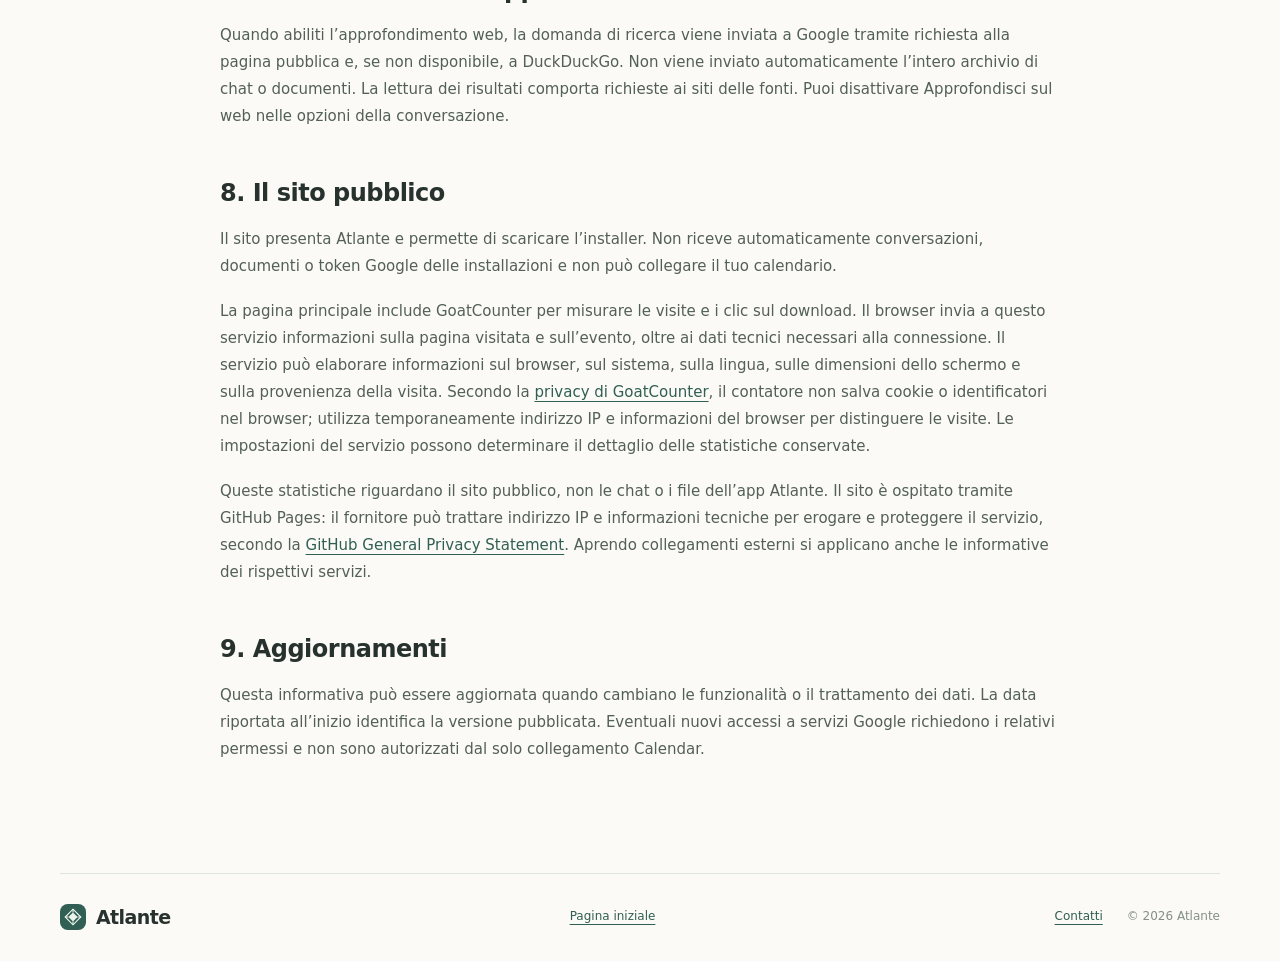
<file: privacy.html>
<!doctype html>
<html lang="it">
<head><meta charset="utf-8"><meta name="viewport" content="width=device-width,initial-scale=1"><meta name="description" content="Come Atlante accede, usa, conserva e condivide i dati dell’app e di Google Calendar."><meta name="theme-color" content="#315f53"><title>Informativa privacy — Atlante</title><link rel="icon" href="assets/mark.svg" type="image/svg+xml"><link rel="stylesheet" href="assets/style.css"></head>
<body><a class="skip" href="#contenuto">Vai al contenuto</a><header class="header wrap"><a class="brand" href="index.html"><img src="assets/mark.svg" alt="" width="32" height="32">Atlante</a><nav aria-label="Navigazione principale"><a href="index.html">L’app</a><a href="privacy.html" aria-current="page">Privacy</a><a href="privacy.html#responsabile">Contatti</a></nav></header>
<main id="contenuto" class="wrap legal"><div class="legal-heading"><p class="eyebrow">I tuoi dati</p><h1>Informativa privacy.</h1><p class="lead">Come Atlante tratta i dati del tuo profilo, delle conversazioni e dei servizi che colleghi.</p><p class="updated">Ultimo aggiornamento: 8 ottobre 2026</p></div>
<aside class="legal-summary" aria-label="Punti principali"><strong>Prima di collegare i servizi Google</strong><p>Gli eventi, i messaggi e i contenuti dei file consultati vengono inviati al motore AI configurato nell’installazione per rispondere alle tue richieste. La configurazione predefinita usa un modello locale. Le risposte possono essere conservate nelle chat se la memorizzazione è attiva. Puoi scollegare Google in qualsiasi momento.</p></aside>
<nav class="contents" aria-label="Indice informativa"><a href="#responsabile">Responsabile</a><a href="#google">Dati Google</a><a href="#drive-gmail">Drive e Gmail</a><a href="#conservazione">Conservazione</a><a href="#controllo">Revoca e cancellazione</a><a href="#sito">Questo sito</a></nav>
<section id="responsabile"><h2>1. Responsabile e ambito</h2><p>Responsabile del progetto Atlante e contatto per questa informativa:</p><dl class="contact-details"><div><dt>Nome o denominazione</dt><dd data-owner>Gianluca Garofalo</dd></div><div><dt>Email di assistenza e privacy</dt><dd data-email><a href="mailto:gianluca.garofalo@gmail.com">gianluca.garofalo@gmail.com</a></dd></div></dl><p>Atlante è un’applicazione installata sul computer di chi la utilizza o sul computer gestito da un amministratore. Questa informativa descrive le funzioni incluse nell’applicazione. Se utilizzi un’installazione gestita da un’altra persona o organizzazione, contatta anche quel gestore per conoscere le sue impostazioni, le modalità di accesso e le eventuali condizioni aggiuntive del trattamento.</p><p>Il sito pubblico non ospita il server Atlante e non riceve automaticamente i dati delle installazioni.</p></section>
<section><h2>2. Dati dell’applicazione</h2><p>Atlante tratta il nome utente, le credenziali di accesso all’applicazione, i messaggi, le impostazioni, i file allegati e i documenti che scegli di usare. La memorizzazione delle conversazioni dipende dalle opzioni della chat. Questi dati servono a fornire le funzioni richieste: conversazione con i modelli AI, elaborazione di documenti, organizzazione del lavoro e uso degli strumenti collegati.</p><p>Le password Atlante sono conservate tramite derivazione crittografica, non in chiaro. Le credenziali dei servizi collegati sono cifrate sul disco dell’installazione.</p></section>
<section id="google"><h2>3. Collegamento a Google Calendar</h2><p>Il collegamento a Google Calendar è facoltativo e personale per ciascun profilo Atlante. L’autorizzazione avviene nelle pagine di Google: Atlante non riceve la password del tuo account Google. Google restituisce credenziali OAuth che consentono l’accesso autorizzato e, quando disponibili, il rinnovo dell’autorizzazione.</p><p>Il connettore incluso richiede il permesso <code>https://www.googleapis.com/auth/calendar.events</code>. Le funzioni attualmente incluse leggono gli eventi del calendario principale nel periodo richiesto e creano nuovi eventi dopo una conferma in chat. Il permesso Google è più ampio di queste due funzioni; Atlante non include nel connettore standard strumenti per modificare o eliminare gli eventi esistenti.</p><p>I dati letti possono comprendere titolo, descrizione, orari, fuso orario, luogo, partecipanti e altre informazioni presenti nella risposta di Google Calendar. Per creare un evento vengono trasmessi a Google il titolo e le informazioni di data e ora che hai richiesto e confermato.</p><p>Attivare il collegamento rende il calendario disponibile alle chat del tuo profilo. Il calendario di un altro profilo non viene utilizzato con le tue credenziali. Abilitare le API Gmail o Drive nella console del progetto non ne autorizza l’accesso: il connettore Calendar incluso non richiede permessi Gmail o Drive.</p></section>
<section id="drive-gmail"><h2>Collegamento a Google Drive e Gmail</h2><p>Drive e Gmail sono collegamenti facoltativi e personali, autorizzati separatamente da Calendar. Atlante non riceve la password Google. Ogni servizio usa credenziali OAuth associate al profilo che lo ha collegato.</p><h3>Google Drive</h3><p>Il connettore richiede <code>https://www.googleapis.com/auth/drive.readonly</code>, che permette di consultare file e contenuti del Drive autorizzato. Gli strumenti inclusi cercano file e leggono metadati quali nome, identificativo, tipo, descrizione, data di modifica e collegamento. Possono esportare il testo di Google Docs e i dati CSV di Google Sheets. Non modificano, creano o eliminano file e non importano automaticamente l’intero Drive nella knowledge base. Il lettore incluso non elabora PDF, immagini o altri file binari.</p><h3>Gmail</h3><p>Il connettore richiede <code>https://www.googleapis.com/auth/gmail.readonly</code> per cercare e leggere messaggi e <code>https://www.googleapis.com/auth/gmail.send</code> per inviare email. I dati elaborati comprendono identificativi, anteprime, mittente, destinatari, oggetto, data e testo dei messaggi. Gli allegati non vengono scaricati dal connettore incluso. L’invio riguarda messaggi di testo e richiede una conferma in chat che mostra destinatario, oggetto e contenuto; quei dati vengono trasmessi a Google per recapitare l’email. Atlante non include strumenti per eliminare email, cambiare etichette o gestire le impostazioni Gmail.</p><p>I permessi di lettura Drive e Gmail sono classificati da Google come restricted. L’approvazione per la distribuzione pubblica è distinta dalla disponibilità tecnica dei connettori nell’app.</p><p>I contenuti consultati entrano nel contesto del motore AI configurato nell’installazione, locale per impostazione predefinita o remoto se configurato. Le risposte salvate, condivise o esportate possono contenere informazioni ricavate dai file o dalle email. Atlante non usa questi dati per addestrare modelli AI generali e non sincronizza automaticamente l’intero Drive o la casella Gmail. Si applicano le condizioni di conservazione, sicurezza e Limited Use descritte nelle sezioni seguenti.</p><p>Per scollegare un servizio, apri Il tuo spazio → Strumenti esterni → Gmail o Google Drive → Scollega. Questa operazione rimuove le credenziali locali di quel servizio per il tuo profilo. La revoca presso Google e la cancellazione di chat, esportazioni e backup sono operazioni separate; unéemail già inviata non viene annullata scollegando Gmail.</p></section>
<section><h2>4. Uso dei dati Google e modelli AI</h2><p>Atlante usa i dati Google per realizzare le funzioni che richiedi, ad esempio mostrare gli appuntamenti, rispondere a domande sul calendario o creare un evento confermato. Le informazioni ottenute da Calendar entrano nel contesto della richiesta al motore AI configurato nell’installazione.</p><p>La configurazione predefinita usa Ollama sullo stesso computer. Se il gestore configura un motore remoto, quel servizio riceve il contesto necessario alla richiesta, che può includere dati Calendar e messaggi. Prima di collegare dati personali a un’installazione gestita da altri, verifica con il gestore quali motori e servizi vengono utilizzati.</p><p>Atlante non usa i dati ottenuti dalle API Google per addestrare, sviluppare o migliorare modelli AI generali. Non vende questi dati e non li usa per pubblicità, profilazione pubblicitaria o valutazioni creditizie. L’elaborazione con il modello serve alla richiesta dell’utente, non all’addestramento.</p><p>L’uso e il trasferimento ad altre applicazioni delle informazioni ricevute dalle API Google rispettano la <a href="https://developers.google.com/terms/api-services-user-data-policy">Google API Services User Data Policy</a>, inclusi i requisiti di <em>Limited Use</em>. Ai dati Google Workspace si applica anche la <a href="https://developers.google.com/workspace/workspace-api-user-data-developer-policy">Google Workspace API User Data and Developer Policy</a>.</p></section>
<section id="conservazione"><h2>5. Conservazione e sicurezza</h2><p>I dati dell’applicazione sono conservati sul computer che ospita Atlante. I token Google sono cifrati e associati al profilo che ha autorizzato il collegamento. Non sono inclusi nel pacchetto di installazione distribuito ad altre persone e non vengono mostrati al modello AI.</p><p>Atlante non crea una copia sincronizzata dell’intero calendario. I risultati degli strumenti vengono elaborati nel contesto della richiesta; il testo delle risposte, e quindi eventuali informazioni tratte dal calendario, dai file Drive o dalle email Gmail, può rimanere nelle conversazioni salvate. Con la memorizzazione disattivata, lo scambio non viene salvato come conversazione dal normale flusso di chat.</p><p>Il registro tecnico delle integrazioni conserva identificativo dell’utente, servizio, strumento, stato e data, senza gli argomenti o il contenuto degli eventi, dei file e delle email; mantiene le ultime 1.000 registrazioni. Le conversazioni salvate e le credenziali collegate restano nell’installazione fino alla cancellazione o alla rimozione del collegamento. Le autorizzazioni in attesa scadono automaticamente.</p><p>I backup creati dal gestore possono contenere conversazioni, credenziali cifrate e la relativa chiave di cifratura: devono essere protetti come dati personali. La separazione tra profili è applicativa; chi amministra il computer, ha accesso ai file dell’installazione o ne conserva i backup può avere accesso ai dati. Le conversazioni non sono tutte cifrate sul disco.</p></section>
<section><h2>6. Condivisione e soggetti che ricevono i dati</h2><p>Google riceve le richieste necessarie all’autorizzazione e alle operazioni Calendar. Il motore AI configurato riceve il contesto della richiesta. Le ulteriori connessioni esterne utilizzate dall’utente ricevono i dati necessari alle funzioni richieste; sono configurazioni distinte dal connettore Calendar standard.</p><p>Le conversazioni, i documenti e i progetti sono personali salvo condivisione esplicita. Se condividi o esporti una conversazione che contiene informazioni del calendario, anche tali informazioni possono essere comprese nel contenuto condiviso o esportato. I destinatari ricevono i contenuti scelti, non l’autorizzazione OAuth del tuo account Google.</p><p>Il distributore di Atlante non riceve automaticamente copie delle conversazioni o dei calendari. Eventuali dati inviati volontariamente al contatto di assistenza vengono utilizzati per gestire la richiesta. Non inviare password, token o credenziali nei messaggi di assistenza.</p></section>
<section id="controllo"><h2>7. Revoca, cancellazione e controllo dei dati</h2><ol><li><strong>Scollegare Google:</strong> in Atlante apri Il tuo spazio → Strumenti esterni → Google Calendar → Scollega. Atlante rimuove le credenziali Google conservate per quel collegamento e quel profilo.</li><li><strong>Revocare l’autorizzazione presso Google:</strong> apri le <a href="https://myaccount.google.com/connections">connessioni del tuo Account Google</a> e rimuovi l’accesso di Atlante. Questa operazione blocca l’accesso futuro con l’autorizzazione revocata.</li><li><strong>Eliminare i contenuti già salvati:</strong> cancella le conversazioni interessate dall’applicazione e rimuovi eventuali documenti o file esportati contenenti gli stessi dati. Scollegare Google non elimina automaticamente le conversazioni precedenti né gli eventi già creati su Google.</li><li><strong>Backup e installazioni gestite:</strong> per cancellare copie nei backup o dati non accessibili dalla tua interfaccia, contatta il gestore dell’installazione. Disabilitare un account Atlante non equivale a cancellarne tutti i file e i dati.</li></ol><p>Puoi usare Atlante senza collegare Google. Il collegamento avviene su tua richiesta e puoi interromperlo in ogni momento. Per domande sul trattamento o richieste relative ad accesso, rettifica, cancellazione e altri diritti applicabili, usa il contatto indicato in questa informativa. Quando il GDPR si applica, puoi anche rivolgerti all’autorità di controllo competente, in Italia il <a href="https://www.garanteprivacy.it/">Garante per la protezione dei dati personali</a>.</p></section>
<section id="ricerca-web"><h2>Ricerca sul web nell’app</h2><p>Quando abiliti l’approfondimento web, la domanda di ricerca viene inviata a Google tramite richiesta alla pagina pubblica e, se non disponibile, a DuckDuckGo. Non viene inviato automaticamente l’intero archivio di chat o documenti. La lettura dei risultati comporta richieste ai siti delle fonti. Puoi disattivare Approfondisci sul web nelle opzioni della conversazione.</p></section><section id="sito"><h2>8. Il sito pubblico</h2><p>Il sito presenta Atlante e permette di scaricare l’installer. Non riceve automaticamente conversazioni, documenti o token Google delle installazioni e non può collegare il tuo calendario.</p><p>La pagina principale include GoatCounter per misurare le visite e i clic sul download. Il browser invia a questo servizio informazioni sulla pagina visitata e sull’evento, oltre ai dati tecnici necessari alla connessione. Il servizio può elaborare informazioni sul browser, sul sistema, sulla lingua, sulle dimensioni dello schermo e sulla provenienza della visita. Secondo la <a href="https://www.goatcounter.com/help/privacy">privacy di GoatCounter</a>, il contatore non salva cookie o identificatori nel browser; utilizza temporaneamente indirizzo IP e informazioni del browser per distinguere le visite. Le impostazioni del servizio possono determinare il dettaglio delle statistiche conservate.</p><p>Queste statistiche riguardano il sito pubblico, non le chat o i file dell’app Atlante. Il sito è ospitato tramite GitHub Pages: il fornitore può trattare indirizzo IP e informazioni tecniche per erogare e proteggere il servizio, secondo la <a href="https://docs.github.com/en/site-policy/privacy-policies/github-general-privacy-statement">GitHub General Privacy Statement</a>. Aprendo collegamenti esterni si applicano anche le informative dei rispettivi servizi.</p></section>
<section><h2>9. Aggiornamenti</h2><p>Questa informativa può essere aggiornata quando cambiano le funzionalità o il trattamento dei dati. La data riportata all’inizio identifica la versione pubblicata. Eventuali nuovi accessi a servizi Google richiedono i relativi permessi e non sono autorizzati dal solo collegamento Calendar.</p></section>
</main><footer class="footer wrap"><a class="brand" href="index.html"><img src="assets/mark.svg" alt="" width="26" height="26">Atlante</a><a href="index.html">Pagina iniziale</a><a href="privacy.html#responsabile">Contatti</a><span>© 2026 Atlante</span></footer></body></html>
</file>
<file: assets/style.css>
:root{color-scheme:light;--bg:#fbfaf7;--ink:#27322e;--muted:#626e66;--green:#315f53;--line:#dfe4db;--soft:#eef2e9;--white:#fff;--font:Segoe UI,system-ui,-apple-system,BlinkMacSystemFont,sans-serif}*{box-sizing:border-box}html{scroll-behavior:smooth;scroll-padding-top:24px}body{margin:0;background:var(--bg);color:var(--ink);font-family:var(--font);font-size:16px;line-height:1.65}a{color:var(--green);text-underline-offset:4px}img{max-width:100%;display:block}.wrap{width:min(1160px,calc(100% - 64px));margin-inline:auto}.header{display:flex;align-items:center;justify-content:space-between;gap:24px;padding-block:26px;border-bottom:1px solid var(--line)}.brand{display:inline-flex;align-items:center;gap:10px;color:var(--ink);font-size:23px;font-weight:650;text-decoration:none;letter-spacing:-.6px}.header nav{display:flex;align-items:center;gap:30px;flex-wrap:wrap}.header nav a{font-size:14px;text-decoration:none;color:var(--muted);padding:4px 0}.header nav a:hover,.header nav a[aria-current]{color:var(--green);text-decoration:underline}.skip{position:absolute;left:16px;top:-80px;z-index:10;padding:12px 18px;background:var(--green);color:white;border-radius:8px}.skip:focus{top:12px}a:focus-visible,button:focus-visible{outline:3px solid #8aac91;outline-offset:5px}h1,h2,h3,p{margin-top:0}h1,h2,h3{line-height:1.15}h1{font-size:clamp(42px,5.2vw,64px);font-weight:550;letter-spacing:-2.8px;margin-bottom:24px}h2{font-size:clamp(30px,3.4vw,42px);font-weight:550;letter-spacing:-1.4px;margin-bottom:24px}h3{font-size:20px;font-weight:600;letter-spacing:-.35px;margin-bottom:12px}p{margin-bottom:18px}.eyebrow{display:flex;align-items:center;gap:9px;font-size:12px;text-transform:uppercase;letter-spacing:1.6px;font-weight:650;color:var(--green);margin-bottom:22px}.dot{width:7px;height:7px;background:#73957a;border-radius:50%}.hero{display:grid;grid-template-columns:1.08fr 1fr;gap:54px;align-items:center;padding-block:88px 82px}.lead{font-size:18px;line-height:1.75;color:var(--muted);max-width:560px}.actions{display:flex;align-items:center;flex-wrap:wrap;gap:16px 24px;margin-block:30px 16px}.button{display:inline-flex;align-items:center;justify-content:center;gap:16px;min-height:48px;padding:13px 20px;border-radius:10px;background:var(--green);color:white;text-decoration:none;font-size:14px;font-weight:600;transition:background .16s}.button:hover{background:#23493e}.text-link{font-size:14px;font-weight:600;text-decoration:none;display:inline-flex;align-items:center;gap:9px;min-height:36px}.text-link:hover{text-decoration:underline}.hero-note{font-size:13px;color:var(--muted);margin-bottom:0}.preview{background:white;border:1px solid #d9e2d5;border-radius:24px;overflow:hidden;box-shadow:0 24px 70px #315f5312;transform:rotate(1deg)}.preview-head{display:flex;align-items:center;justify-content:space-between;padding:18px 24px;border-bottom:1px solid var(--line)}.preview-brand{font-size:16px;font-weight:600}.local{font-size:11px;color:var(--muted);display:flex;align-items:center;gap:6px}.local i{width:5px;height:5px;background:var(--green);border-radius:50%}.preview-body{padding:24px}.preview-label{font-size:10px;font-weight:600;letter-spacing:1.7px;color:#849084;margin-bottom:26px}.preview-user{width:fit-content;margin-left:auto;border-radius:16px;background:#eef2e9;padding:12px 15px;font-size:13px}.preview-answer{display:flex;gap:13px;margin:26px 0 35px;font-size:13px}.answer-mark{font-size:22px;line-height:1.2;color:var(--green)}.preview-answer strong{font-weight:600}.preview-answer p{margin-top:9px;color:var(--muted)}.preview-tags{display:flex;flex-wrap:wrap;gap:6px}.preview-tags span{padding:5px 8px;background:#f5f6f1;border:1px solid #e7ebdf;border-radius:6px;font-size:10px}.preview-composer{border:1px solid #dce2d7;border-radius:15px;padding:13px 14px;color:#869085;font-size:12px}.preview-composer>div{display:flex;align-items:center;justify-content:space-between;margin-top:17px;color:var(--green)}.preview-send{display:grid;place-items:center;background:var(--green);color:white;border-radius:50%;width:29px;height:29px;font-size:17px}.preview-caption{font-size:10px;margin:12px 0 0;color:#899184}.intro-strip{background:var(--soft);border-block:1px solid var(--line)}.intro-strip>.wrap{display:grid;grid-template-columns:1fr 1fr;gap:64px;padding-block:30px;align-items:center}.intro-strip p{margin:0;font-size:15px;color:var(--muted)}.intro-strip p:first-child{font-size:21px;line-height:1.5;color:var(--ink)}.intro-strip strong{font-weight:550}.section{padding-block:72px}.section-heading{max-width:650px;margin-bottom:32px}.cards{display:grid;grid-template-columns:repeat(3,1fr);gap:18px}.card{background:white;border:1px solid var(--line);border-radius:16px;padding:30px 26px}.card-icon{display:grid;place-items:center;width:42px;height:42px;background:var(--soft);color:var(--green);border-radius:12px;font-size:25px;margin-bottom:26px}.card p{font-size:15px;color:var(--muted);margin-bottom:0}.calendar-section{display:grid;grid-template-columns:1.05fr 1fr;gap:80px;border-top:1px solid var(--line)}.calendar-section>div>p:not(.eyebrow){color:var(--muted)}.steps{margin:12px 0 0;padding:0;list-style:none}.steps li{display:flex;gap:20px;padding:22px 0;border-bottom:1px solid var(--line)}.steps li:first-child{padding-top:0}.steps li:last-child{border-bottom:0}.steps li>span{flex:none;display:grid;place-items:center;align-self:flex-start;width:38px;height:38px;border-radius:50%;background:var(--soft);color:var(--green);font-size:12px;font-weight:600}.steps h3{font-size:18px;margin-bottom:8px}.steps p{font-size:14px;color:var(--muted);margin:0}.how-panel{display:grid;grid-template-columns:1fr 1.25fr;gap:70px;background:var(--green);color:#f6f8f2;border-radius:22px;padding:45px}.how-panel .eyebrow{color:#b9d0bb}.how-panel p:not(.eyebrow){font-size:15px;color:#dae5dc}.how-panel p:last-child{margin-bottom:0}.contact-section{padding-top:30px}.contact-section>p:not(.eyebrow){color:var(--muted)}.contact-details{display:flex;flex-wrap:wrap;gap:18px 44px;margin:24px 0 30px}.contact-details div{min-width:0}.contact-details dt{font-size:12px;color:var(--muted);margin-bottom:5px}.contact-details dd{margin:0;font-size:14px;overflow-wrap:anywhere}.footer{display:flex;align-items:center;flex-wrap:wrap;gap:18px 24px;padding-block:28px;border-top:1px solid var(--line);font-size:12px;color:var(--muted)}.footer .brand{font-size:19px}.footer p{margin:0}.footer>a:not(.brand){margin-left:auto}.footer>span{color:#849084}.legal{max-width:840px;padding-block:64px 76px}.legal-heading h1{font-size:clamp(36px,5vw,54px);letter-spacing:-2px}.legal-heading .lead{max-width:700px}.updated{font-size:13px;color:var(--muted)}.legal-summary{padding:24px 28px;background:var(--soft);border:1px solid var(--line);border-radius:14px;margin:32px 0}.legal-summary p{font-size:15px;color:var(--muted);margin:8px 0 0}.contents{display:flex;flex-wrap:wrap;gap:8px 22px;border-bottom:1px solid var(--line);padding-bottom:24px;margin-bottom:36px}.contents a{font-size:13px}.legal section{padding-block:16px}.legal section h2{font-size:24px;letter-spacing:-.5px;margin-bottom:18px}.legal section p,.legal section li{font-size:15px;color:#536056;line-height:1.8}.legal section li{padding-left:5px;margin-bottom:14px}.legal code{font-family:Consolas,monospace;font-size:13px;overflow-wrap:anywhere;background:#eef2e9;border-radius:4px;padding:2px 5px}.legal a{overflow-wrap:anywhere}
@media(max-width:900px){.hero{gap:30px;padding-block:60px}.hero h1{font-size:48px}.hero .lead{font-size:16px}.calendar-section{gap:42px}.how-panel{gap:35px;padding:32px}.cards{gap:12px}.card{padding:25px 20px}}@media(max-width:700px){.wrap{width:calc(100% - 36px)}.header{align-items:flex-start;gap:20px;padding-block:20px}.header nav{gap:10px 18px;justify-content:flex-end;max-width:220px}.header nav a{font-size:12px}.brand{font-size:21px;gap:8px}.brand img{width:28px;height:28px}.hero{grid-template-columns:1fr;gap:40px;padding-block:48px}.hero h1{font-size:clamp(38px,9vw,52px);letter-spacing:-1.8px}.hero .lead{font-size:17px}.preview{transform:none;max-width:480px;width:100%;margin-inline:auto}.intro-strip>.wrap{grid-template-columns:1fr;gap:16px;padding-block:26px}.intro-strip p:first-child{font-size:19px}.section{padding-block:44px}.cards{grid-template-columns:1fr;gap:14px}.card{padding:24px}.card-icon{margin-bottom:18px}.calendar-section{grid-template-columns:1fr;gap:30px}.how-panel{grid-template-columns:1fr;gap:14px;padding:28px 24px;border-radius:16px}.contact-section{padding-top:10px}.footer{gap:14px 20px}.footer>a:not(.brand){margin-left:0}.footer p{width:calc(100% - 130px)}.legal{padding-block:42px}.legal-summary{padding:21px}.legal section h2{font-size:23px}.legal section p,.legal section li{font-size:15px}.contact-details{gap:18px}}@media(max-width:380px){.header nav{max-width:180px;gap:8px 14px}.preview-body{padding:20px}.preview-head{padding:16px 20px}.hero .actions{align-items:flex-start;flex-direction:column;gap:10px}.footer p{width:100%}.contact-details{flex-direction:column}}@media(prefers-reduced-motion:reduce){html{scroll-behavior:auto}*{transition:none!important}}
</file>
<file: assets/landing.css>
.feature-section{border-top:1px solid var(--line)}
.feature-grid .card{background:transparent}
.feature-number{display:block;color:#859487;font-size:12px;font-weight:650;letter-spacing:2px;margin-bottom:22px}
.feature-note{margin-top:28px;padding:26px 30px;background:var(--soft);border-radius:14px}
.feature-note p{font-size:14px;color:var(--muted);margin:8px 0 0}
.how-panel a{color:#f6f8f2}
.connection-intro{max-width:800px;color:var(--muted);margin-bottom:32px}
.google-cards .eyebrow{font-size:10px;letter-spacing:1px;margin-bottom:12px}
.example{font-size:13px;padding-top:16px;margin-top:22px;border-top:1px solid var(--line);color:var(--green)}
.connect-panel{display:flex;align-items:center;gap:40px;justify-content:space-between;margin-top:28px;padding:32px;background:var(--soft);border-radius:16px}
.connect-panel>div{max-width:780px}
.connect-panel p{font-size:14px;color:var(--muted)}
.connect-panel p:last-child{margin-bottom:0}
.connect-panel>a{flex-shrink:0}
.calendar-section .button{margin-top:12px}
.download-details{font-size:13px;margin-top:32px;color:var(--muted)}
.download-consent{display:flex;align-items:flex-start;gap:12px;margin-top:22px;padding-top:18px;border-top:1px solid #e0d4b9;font-size:13px;line-height:1.7;color:#625239;cursor:pointer}
.download-consent input{flex:0 0 auto;width:18px;height:18px;margin:3px 0 0;accent-color:var(--green);cursor:pointer}
.download-action{margin-top:24px}
.download-action .button[aria-disabled="true"]{background:#edf0ee;color:#78817b;box-shadow:none;cursor:not-allowed;transform:none}
.download-action .button:focus-visible,.download-consent input:focus-visible{outline:3px solid var(--green);outline-offset:4px}
.download-hint{font-size:12px;color:var(--muted);margin-top:12px}
.landing-header{position:sticky;top:0;z-index:20;background:var(--bg);box-shadow:0 0 0 100vmax var(--bg);clip-path:inset(0 -100vmax)}
html:has(.landing-header){scroll-padding-top:120px}
@media(max-width:700px){html:has(.landing-header){scroll-padding-top:150px}}
#inizia code{font-size:13px;overflow-wrap:anywhere}
@media(max-width:900px){.connect-panel{flex-direction:column;align-items:flex-start;gap:16px}}
@media(max-width:700px){.feature-note,.connect-panel{padding:24px}}
.privacy-hero{padding-block:76px 66px;gap:64px}
.privacy-hero h1{font-size:clamp(48px,5.5vw,74px);letter-spacing:-3px}
.privacy-hero h1 span{color:var(--green)}
.privacy-hero .lead{font-size:17px}
.privacy-hero .lead strong{font-weight:600;color:var(--ink)}
.privacy-hero .hero-note{max-width:530px;font-size:12px;line-height:1.7}
.privacy-hero .preview{transform:rotate(2deg);box-shadow:0 28px 80px #315f531a}
.preview-brand{display:flex;align-items:center;gap:8px}
@media(max-width:700px){.privacy-hero .preview{transform:none}}
.local-scene{position:relative;background:linear-gradient(150deg,#f1f5e9,#e6eee2);border:1px solid #cfdcc9;border-radius:26px;padding:24px;box-shadow:0 28px 80px #315f5312;overflow:hidden}
.scene-heading{display:flex;align-items:center;gap:10px;font-size:13px;font-weight:600}
.scene-status{margin-left:auto;display:flex;align-items:center;gap:5px;font-size:10px;font-weight:500;background:#fff9;border:1px solid #d5dfcf;border-radius:20px;padding:5px 9px}
.scene-status i{width:5px;height:5px;background:var(--green);border-radius:50%}
.scene-files{display:flex;justify-content:center;flex-wrap:wrap;gap:8px;margin-top:30px}
.scene-files span{font-size:10px;padding:8px 11px;border:1px solid #cbd8c4;border-radius:8px;background:#ffffffb3;transform:rotate(-3deg)}
.scene-files span:nth-child(2){transform:rotate(2deg)}
.scene-core{position:relative;display:flex;flex-direction:column;align-items:center;gap:5px;padding:38px 0 32px}
.scene-core img{position:relative;margin-bottom:14px}
.scene-core strong{font-size:23px;font-weight:550;letter-spacing:-.6px}
.scene-core>span:not(.scene-orbit){font-size:13px;color:var(--muted)}
.scene-orbit{position:absolute;width:166px;height:166px;top:1px;border:1px solid #c5d5bf;border-radius:50%;background:radial-gradient(circle,#fff8 0,#fff2 60%,transparent 70%)}
.scene-answer{position:relative;background:#fffc;border:1px solid #d5dfcf;border-radius:15px;padding:21px}
.scene-prompt{font-size:12px;color:var(--green)}
.scene-answer p{font-size:18px;line-height:1.5;letter-spacing:-.25px;margin:14px 0 18px}
.scene-badge{font-size:10px;color:var(--muted);display:block;padding-top:13px;border-top:1px solid var(--line)}
.scene-caption{font-size:10px;color:var(--muted);text-align:center;margin:16px 0 0}
.privacy-strip>.wrap{grid-template-columns:repeat(3,1fr);gap:40px;padding-block:27px}
.privacy-strip strong{display:block;font-size:18px;font-weight:550;margin-bottom:5px}
.privacy-strip p,.privacy-strip p:first-child{font-size:13px;color:var(--muted);line-height:1.6}
.privacy-section{padding-top:0}
.privacy-manifesto{font-size:18px!important;color:#f6f8f2!important;line-height:1.65;letter-spacing:-.2px;margin-top:28px}
.privacy-section .how-panel{background:linear-gradient(130deg,#244c40,#315f53);padding:48px;gap:60px}
.privacy-section .how-panel strong{font-weight:600;color:#fff}
.story-grid{display:grid;grid-template-columns:1fr 1fr;gap:24px}
.story-card{padding:36px;border:1px solid var(--line);border-radius:22px;background:#f1f4eb}
.business-story{background:#f3f0e8;border-color:#e3dfd4}
.story-top{display:flex;justify-content:space-between;align-items:center;gap:16px;margin-bottom:25px}
.story-label{font-size:27px;font-weight:600;letter-spacing:-.6px;color:var(--green)}
.story-number{font-size:34px;color:#a3b29c;font-weight:350;line-height:1}
.business-story .story-number{color:#bcb19e}
.story-card h3{font-size:clamp(25px,2.5vw,33px);font-weight:550;letter-spacing:-1px;line-height:1.25;margin-bottom:23px}
.story-card>p{font-size:14px;color:var(--muted)}
.story-steps{list-style:none;padding:0;margin:26px 0}
.story-steps li{display:grid;grid-template-columns:83px 1fr;gap:15px;padding-block:16px;border-top:1px solid #d9e1d3}
.business-story .story-steps li{border-color:#e1dbd0}
.story-steps li>span{font-size:12px;font-weight:600;color:var(--green);padding-top:2px}
.story-steps p{font-size:13px;line-height:1.75;color:var(--muted);margin:0}
.story-prompt{padding:18px 20px;background:#ffffffb3;border-radius:12px;font-size:14px;line-height:1.6;color:var(--green)}
.story-card .story-footnote{font-size:12px;line-height:1.7;margin:20px 0 0}
.use-case-note{font-size:12px;color:var(--muted);margin:22px 0 0}
.alpha-notice{margin-top:30px;padding:23px 25px;border:1px solid #e0d4b9;border-left:3px solid #b8a06d;background:#f6f1e7;border-radius:12px}
.alpha-notice .alpha-label{text-transform:uppercase;letter-spacing:1.3px;font-size:10px;font-weight:650;color:#766448;margin-bottom:12px}
.alpha-notice h3{font-size:18px;line-height:1.4;margin-bottom:15px}
.alpha-notice p{font-size:12px;line-height:1.8;color:#6b6253;margin-bottom:12px}
.alpha-notice p:last-child{margin-bottom:0}
.alpha-details{margin-top:18px;border-top:1px solid #e0d4b9;padding-top:14px}
.alpha-details summary{font-size:12px;font-weight:600;color:#625239;cursor:pointer;line-height:1.6}
.alpha-details summary:hover{color:var(--green)}
.alpha-details[open] summary{margin-bottom:16px}
.alpha-details p{margin-bottom:14px}
@media(max-width:900px){.privacy-hero{gap:32px}.privacy-hero h1{font-size:52px}.privacy-section .how-panel{padding:36px;gap:36px}.story-card{padding:28px}.story-steps li{grid-template-columns:1fr;gap:7px}.scene-heading{font-size:12px}.local-scene{padding:21px}}
@media(max-width:700px){.privacy-hero{padding-block:44px;gap:34px}.privacy-hero h1{font-size:clamp(43px,10vw,62px);letter-spacing:-2px}.local-scene{max-width:480px;width:100%;margin-inline:auto}.privacy-strip>.wrap{grid-template-columns:1fr;gap:19px}.privacy-strip strong{font-size:17px}.privacy-section .how-panel{padding:30px 25px;gap:18px}.privacy-section{padding-top:0}.privacy-manifesto{margin-top:23px}.story-grid{grid-template-columns:1fr;gap:20px}.story-card{padding:28px 24px}.story-card h3{font-size:29px}.alpha-notice{padding:21px}.landing-header nav{max-width:220px}.landing-header{gap:14px}.scene-heading{flex-wrap:wrap}.scene-status{margin-left:auto}}
@media(max-width:380px){.landing-header nav{max-width:170px;gap:6px 12px}.scene-files{gap:6px}.scene-files span{font-size:9px;padding:7px}.scene-heading{font-size:11px}.scene-status{font-size:9px;padding:4px 7px}.scene-answer{padding:17px}.story-card h3{font-size:27px}}
</file>
